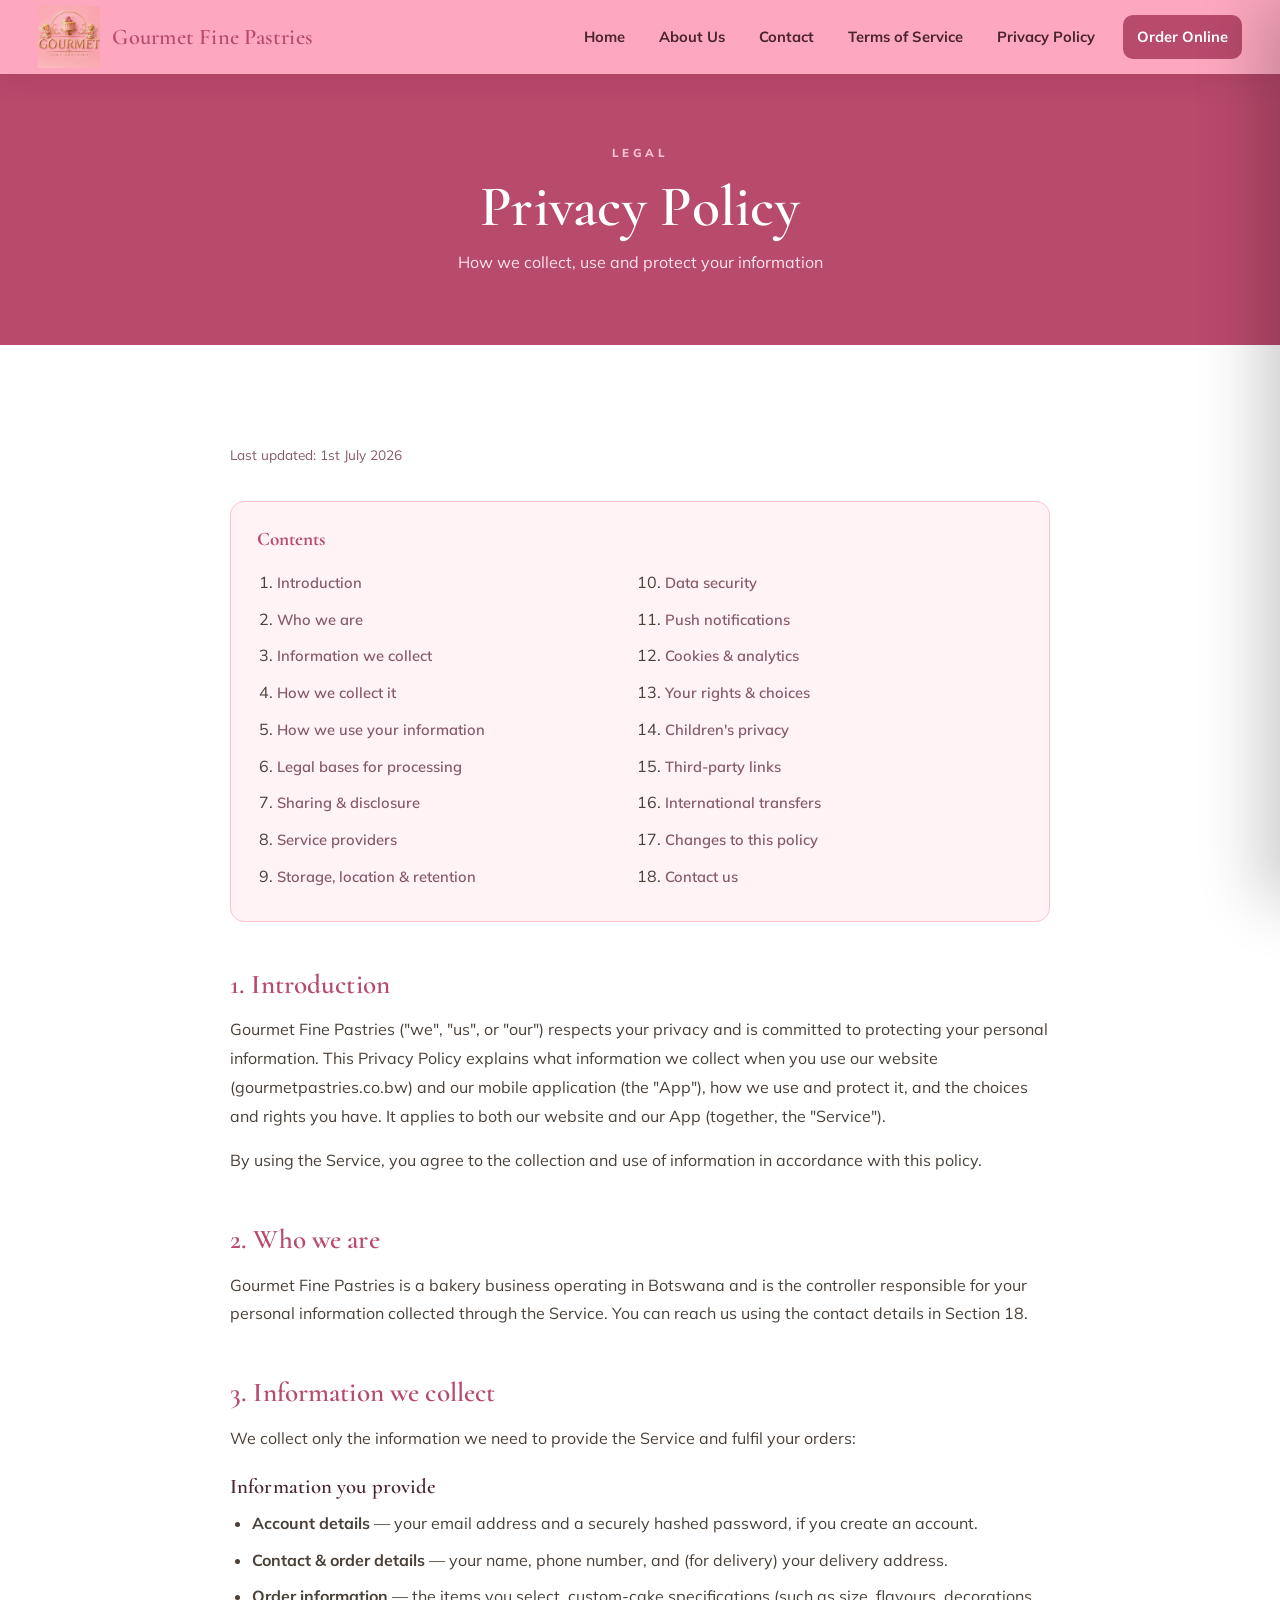
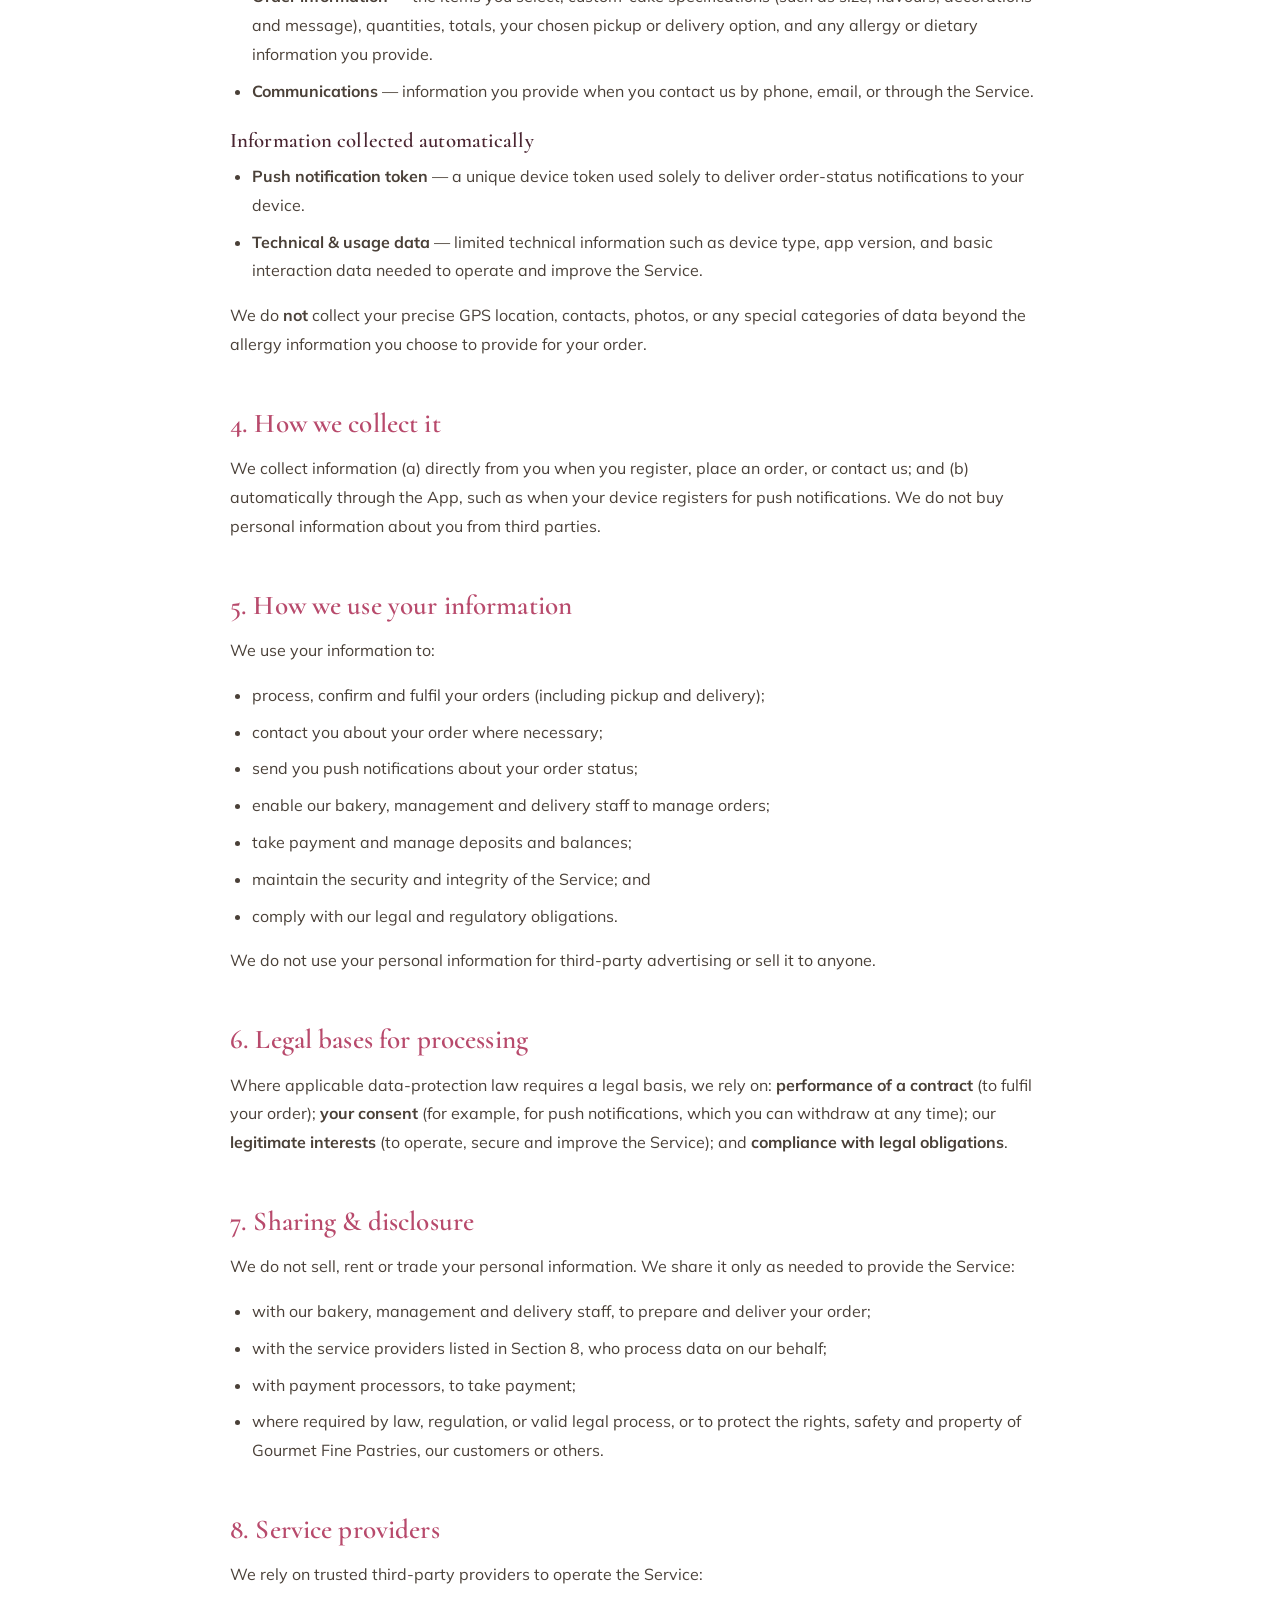
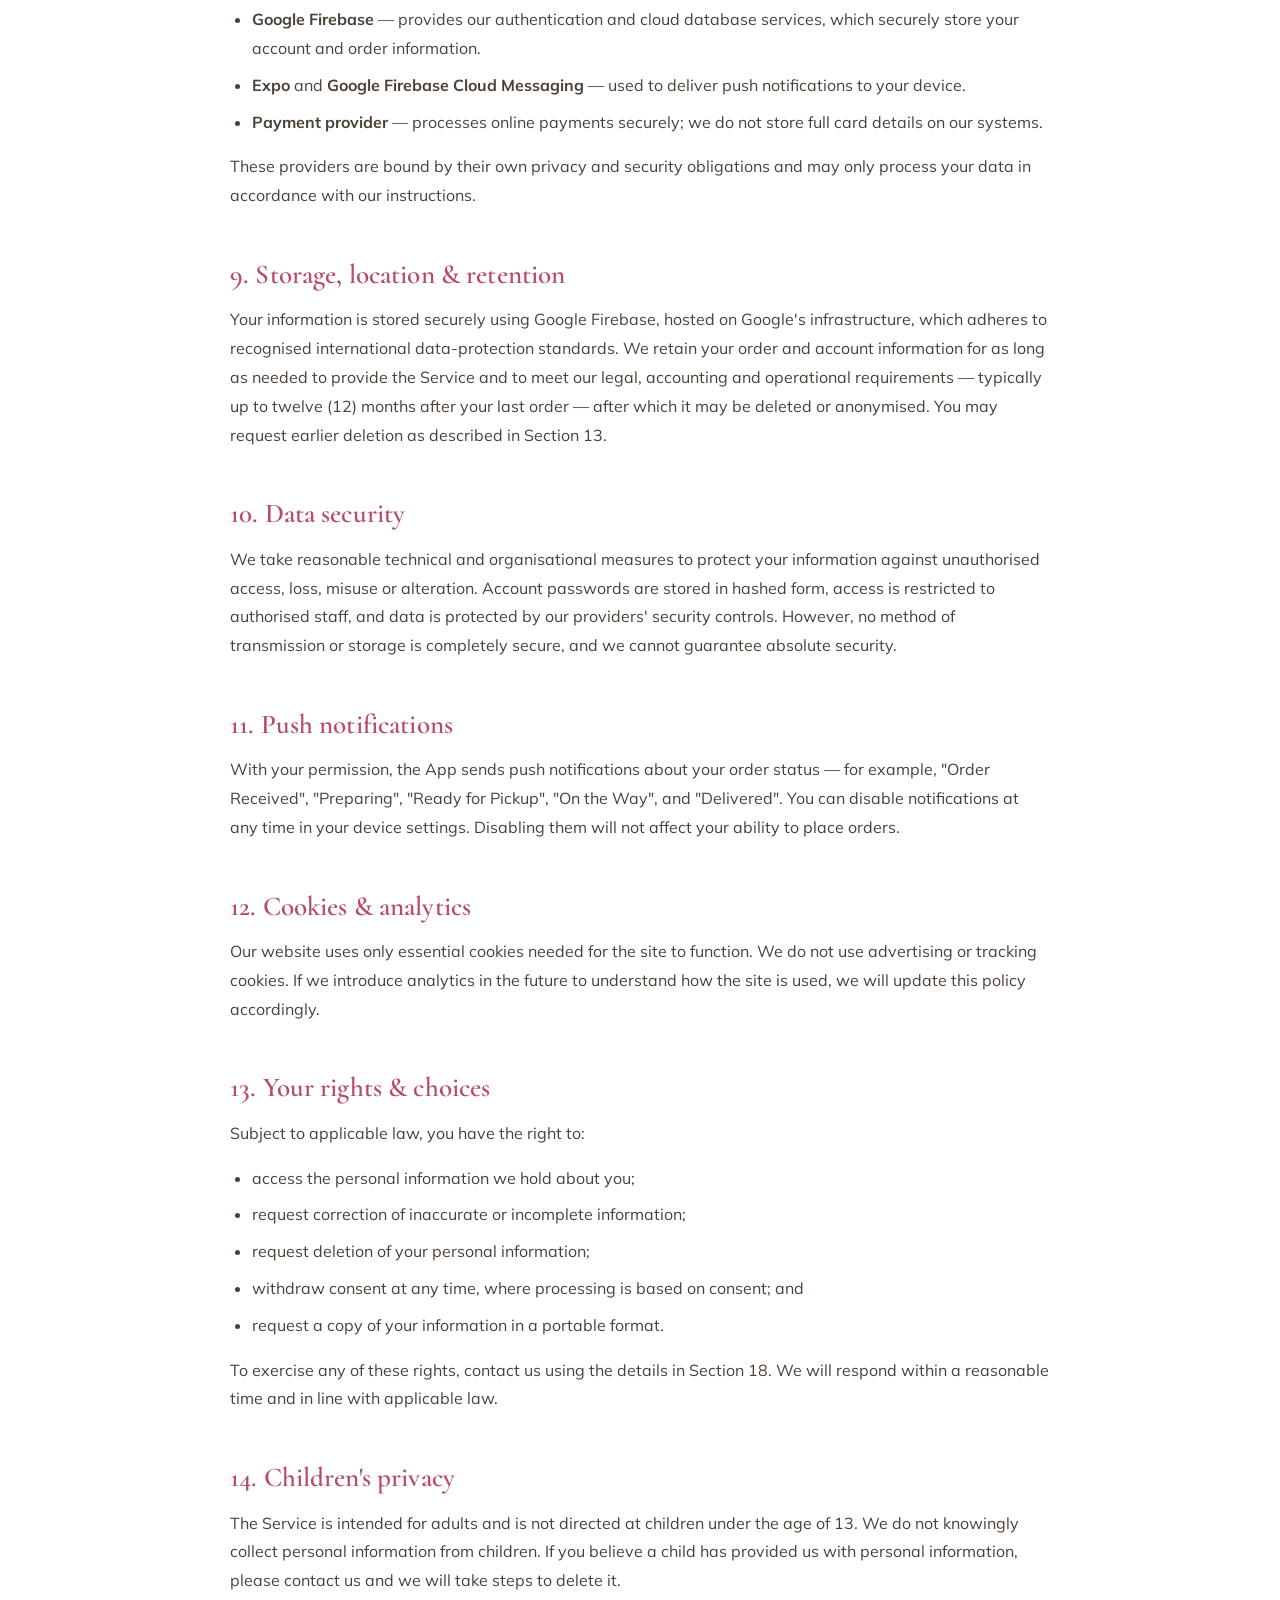
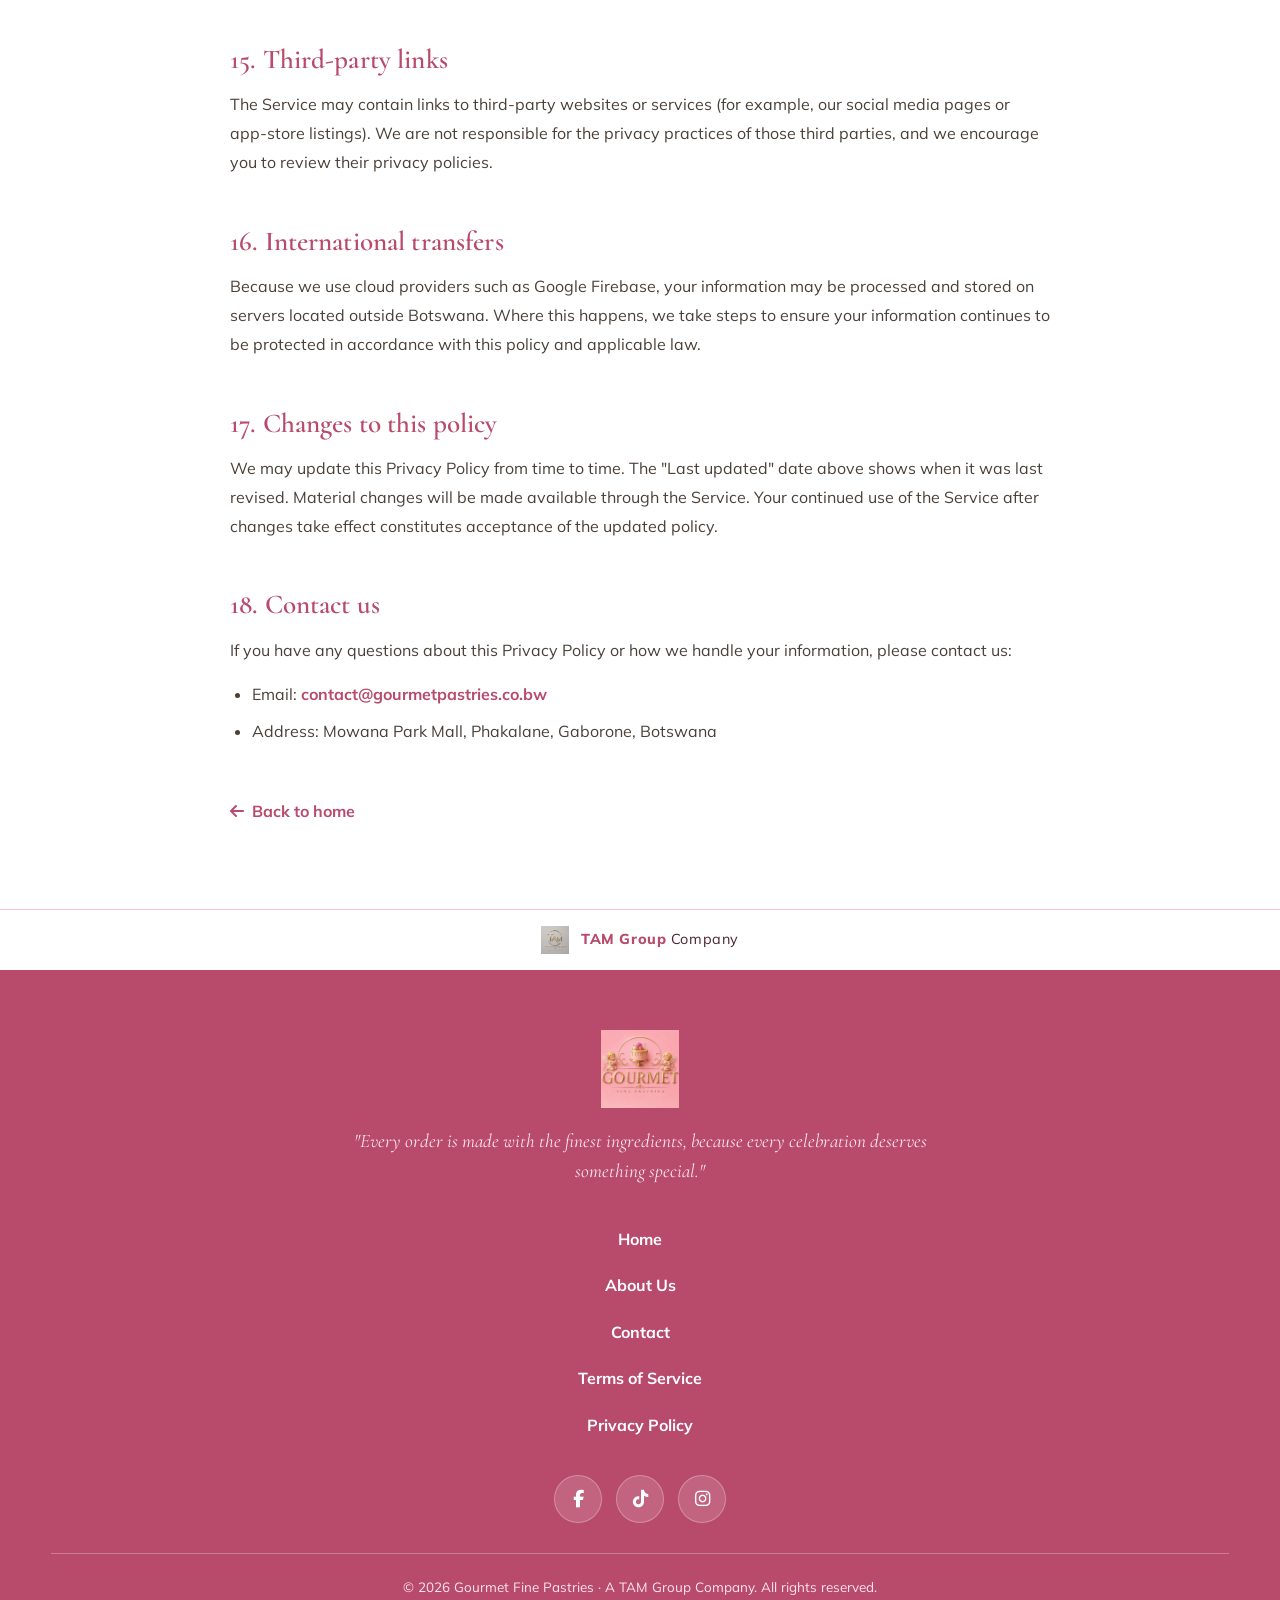
<file: privacy.html>
<!DOCTYPE html>
<html lang="en">
<head>
  <meta charset="UTF-8" />
  <meta name="viewport" content="width=device-width, initial-scale=1.0" />
  <title>Privacy Policy — Gourmet Fine Pastries</title>
  <meta name="description" content="How Gourmet Fine Pastries collects, uses, and protects your personal information across our website and mobile application." />
  <link rel="preconnect" href="https://fonts.googleapis.com">
  <link rel="preconnect" href="https://fonts.gstatic.com" crossorigin>
  <link href="https://fonts.googleapis.com/css2?family=Cormorant:ital,wght@0,400;0,500;0,600;0,700;1,500;1,600&family=Mulish:wght@400;600;700;800&display=swap" rel="stylesheet">
  <link rel="stylesheet" href="https://cdnjs.cloudflare.com/ajax/libs/font-awesome/6.5.2/css/all.min.css">
  <link rel="stylesheet" href="styles.css" />
  <link rel="icon" type="image/png" href="images/pink icon-.jpeg" />
</head>
<body id="top">

  <header class="site-header">
    <div class="header-inner">
      <a class="brand" href="index.html" aria-label="Gourmet Fine Pastries home">
        <img src="images/pink icon-.jpeg" alt="Gourmet Fine Pastries cake emblem" />
        <span class="brand-name">Gourmet <b>Fine Pastries</b></span>
      </a>
      <nav class="nav-desktop" aria-label="Primary">
        <a href="index.html#top">Home</a>
        <a href="index.html#about">About Us</a>
        <a href="index.html#find-us">Contact</a>
        <a href="terms.html">Terms of Service</a>
        <a href="privacy.html">Privacy Policy</a>
        <a class="btn-order" href="index.html#app">Order Online</a>
      </nav>
      <button class="menu-toggle" aria-label="Open menu" aria-controls="mobileMenu" aria-expanded="false">
        <span></span><span></span><span></span>
      </button>
    </div>
  </header>

  <div class="menu-overlay" id="menuOverlay"></div>
  <nav class="mobile-menu" id="mobileMenu" aria-label="Mobile">
    <a href="index.html#top"><i class="fa-solid fa-house"></i> Home</a>
    <hr>
    <a href="index.html#about"><i class="fa-solid fa-cake-candles"></i> About Us</a>
    <hr>
    <a href="index.html#find-us"><i class="fa-solid fa-location-dot"></i> Contact</a>
    <div class="mm-contact">
      <div><i class="fa-solid fa-envelope"></i> contact@gourmetpastries.co.bw</div>
    </div>
    <hr>
    <a href="terms.html"><i class="fa-solid fa-file-contract"></i> Terms of Service</a>
    <hr>
    <a href="privacy.html"><i class="fa-solid fa-shield-halved"></i> Privacy Policy</a>
  </nav>

  <section class="legal-hero">
    <span class="eyebrow">Legal</span>
    <h1>Privacy Policy</h1>
    <p>How we collect, use and protect your information</p>
  </section>

  <main class="legal">
    <div class="legal-wrap">
      <p class="updated">Last updated: 1st July 2026</p>

      <div class="legal-toc">
        <h4>Contents</h4>
        <ol>
          <li><a href="#p1">Introduction</a></li>
          <li><a href="#p2">Who we are</a></li>
          <li><a href="#p3">Information we collect</a></li>
          <li><a href="#p4">How we collect it</a></li>
          <li><a href="#p5">How we use your information</a></li>
          <li><a href="#p6">Legal bases for processing</a></li>
          <li><a href="#p7">Sharing &amp; disclosure</a></li>
          <li><a href="#p8">Service providers</a></li>
          <li><a href="#p9">Storage, location &amp; retention</a></li>
          <li><a href="#p10">Data security</a></li>
          <li><a href="#p11">Push notifications</a></li>
          <li><a href="#p12">Cookies &amp; analytics</a></li>
          <li><a href="#p13">Your rights &amp; choices</a></li>
          <li><a href="#p14">Children's privacy</a></li>
          <li><a href="#p15">Third-party links</a></li>
          <li><a href="#p16">International transfers</a></li>
          <li><a href="#p17">Changes to this policy</a></li>
          <li><a href="#p18">Contact us</a></li>
        </ol>
      </div>

      <h2 id="p1">1. Introduction</h2>
      <p>Gourmet Fine Pastries ("we", "us", or "our") respects your privacy and is committed to protecting your personal information. This Privacy Policy explains what information we collect when you use our website (gourmetpastries.co.bw) and our mobile application (the "App"), how we use and protect it, and the choices and rights you have. It applies to both our website and our App (together, the "Service").</p>
      <p>By using the Service, you agree to the collection and use of information in accordance with this policy.</p>

      <h2 id="p2">2. Who we are</h2>
      <p>Gourmet Fine Pastries is a bakery business operating in Botswana and is the controller responsible for your personal information collected through the Service. You can reach us using the contact details in Section 18.</p>

      <h2 id="p3">3. Information we collect</h2>
      <p>We collect only the information we need to provide the Service and fulfil your orders:</p>
      <h3>Information you provide</h3>
      <ul>
        <li><strong>Account details</strong> — your email address and a securely hashed password, if you create an account.</li>
        <li><strong>Contact &amp; order details</strong> — your name, phone number, and (for delivery) your delivery address.</li>
        <li><strong>Order information</strong> — the items you select, custom-cake specifications (such as size, flavours, decorations and message), quantities, totals, your chosen pickup or delivery option, and any allergy or dietary information you provide.</li>
        <li><strong>Communications</strong> — information you provide when you contact us by phone, email, or through the Service.</li>
      </ul>
      <h3>Information collected automatically</h3>
      <ul>
        <li><strong>Push notification token</strong> — a unique device token used solely to deliver order-status notifications to your device.</li>
        <li><strong>Technical &amp; usage data</strong> — limited technical information such as device type, app version, and basic interaction data needed to operate and improve the Service.</li>
      </ul>
      <p>We do <strong>not</strong> collect your precise GPS location, contacts, photos, or any special categories of data beyond the allergy information you choose to provide for your order.</p>

      <h2 id="p4">4. How we collect it</h2>
      <p>We collect information (a) directly from you when you register, place an order, or contact us; and (b) automatically through the App, such as when your device registers for push notifications. We do not buy personal information about you from third parties.</p>

      <h2 id="p5">5. How we use your information</h2>
      <p>We use your information to:</p>
      <ul>
        <li>process, confirm and fulfil your orders (including pickup and delivery);</li>
        <li>contact you about your order where necessary;</li>
        <li>send you push notifications about your order status;</li>
        <li>enable our bakery, management and delivery staff to manage orders;</li>
        <li>take payment and manage deposits and balances;</li>
        <li>maintain the security and integrity of the Service; and</li>
        <li>comply with our legal and regulatory obligations.</li>
      </ul>
      <p>We do not use your personal information for third-party advertising or sell it to anyone.</p>

      <h2 id="p6">6. Legal bases for processing</h2>
      <p>Where applicable data-protection law requires a legal basis, we rely on: <strong>performance of a contract</strong> (to fulfil your order); <strong>your consent</strong> (for example, for push notifications, which you can withdraw at any time); our <strong>legitimate interests</strong> (to operate, secure and improve the Service); and <strong>compliance with legal obligations</strong>.</p>

      <h2 id="p7">7. Sharing &amp; disclosure</h2>
      <p>We do not sell, rent or trade your personal information. We share it only as needed to provide the Service:</p>
      <ul>
        <li>with our bakery, management and delivery staff, to prepare and deliver your order;</li>
        <li>with the service providers listed in Section 8, who process data on our behalf;</li>
        <li>with payment processors, to take payment;</li>
        <li>where required by law, regulation, or valid legal process, or to protect the rights, safety and property of Gourmet Fine Pastries, our customers or others.</li>
      </ul>

      <h2 id="p8">8. Service providers</h2>
      <p>We rely on trusted third-party providers to operate the Service:</p>
      <ul>
        <li><strong>Google Firebase</strong> — provides our authentication and cloud database services, which securely store your account and order information.</li>
        <li><strong>Expo</strong> and <strong>Google Firebase Cloud Messaging</strong> — used to deliver push notifications to your device.</li>
        <li><strong>Payment provider</strong> — processes online payments securely; we do not store full card details on our systems.</li>
      </ul>
      <p>These providers are bound by their own privacy and security obligations and may only process your data in accordance with our instructions.</p>

      <h2 id="p9">9. Storage, location &amp; retention</h2>
      <p>Your information is stored securely using Google Firebase, hosted on Google's infrastructure, which adheres to recognised international data-protection standards. We retain your order and account information for as long as needed to provide the Service and to meet our legal, accounting and operational requirements — typically up to twelve (12) months after your last order — after which it may be deleted or anonymised. You may request earlier deletion as described in Section 13.</p>

      <h2 id="p10">10. Data security</h2>
      <p>We take reasonable technical and organisational measures to protect your information against unauthorised access, loss, misuse or alteration. Account passwords are stored in hashed form, access is restricted to authorised staff, and data is protected by our providers' security controls. However, no method of transmission or storage is completely secure, and we cannot guarantee absolute security.</p>

      <h2 id="p11">11. Push notifications</h2>
      <p>With your permission, the App sends push notifications about your order status — for example, "Order Received", "Preparing", "Ready for Pickup", "On the Way", and "Delivered". You can disable notifications at any time in your device settings. Disabling them will not affect your ability to place orders.</p>

      <h2 id="p12">12. Cookies &amp; analytics</h2>
      <p>Our website uses only essential cookies needed for the site to function. We do not use advertising or tracking cookies. If we introduce analytics in the future to understand how the site is used, we will update this policy accordingly.</p>

      <h2 id="p13">13. Your rights &amp; choices</h2>
      <p>Subject to applicable law, you have the right to:</p>
      <ul>
        <li>access the personal information we hold about you;</li>
        <li>request correction of inaccurate or incomplete information;</li>
        <li>request deletion of your personal information;</li>
        <li>withdraw consent at any time, where processing is based on consent; and</li>
        <li>request a copy of your information in a portable format.</li>
      </ul>
      <p>To exercise any of these rights, contact us using the details in Section 18. We will respond within a reasonable time and in line with applicable law.</p>

      <h2 id="p14">14. Children's privacy</h2>
      <p>The Service is intended for adults and is not directed at children under the age of 13. We do not knowingly collect personal information from children. If you believe a child has provided us with personal information, please contact us and we will take steps to delete it.</p>

      <h2 id="p15">15. Third-party links</h2>
      <p>The Service may contain links to third-party websites or services (for example, our social media pages or app-store listings). We are not responsible for the privacy practices of those third parties, and we encourage you to review their privacy policies.</p>

      <h2 id="p16">16. International transfers</h2>
      <p>Because we use cloud providers such as Google Firebase, your information may be processed and stored on servers located outside Botswana. Where this happens, we take steps to ensure your information continues to be protected in accordance with this policy and applicable law.</p>

      <h2 id="p17">17. Changes to this policy</h2>
      <p>We may update this Privacy Policy from time to time. The "Last updated" date above shows when it was last revised. Material changes will be made available through the Service. Your continued use of the Service after changes take effect constitutes acceptance of the updated policy.</p>

      <h2 id="p18">18. Contact us</h2>
      <p>If you have any questions about this Privacy Policy or how we handle your information, please contact us:</p>
      <ul>
        <li>Email: <a href="mailto:contact@gourmetastries.co.bw">contact@gourmetpastries.co.bw</a></li>
        <li>Address: Mowana Park Mall, Phakalane, Gaborone, Botswana</li>
      </ul>

      <a class="back-home" href="index.html"><i class="fa-solid fa-arrow-left"></i> Back to home</a>
    </div>
  </main>

  <div class="footer-thin">
    <img src="images/logo.png" alt="TAM Group logo">
    <span><b>TAM Group</b> Company</span>
  </div>

  <footer class="footer-main">
    <div class="wrap">
      <img class="f-logo" src="images/pink icon-.jpeg" alt="Gourmet Fine Pastries">
      <p class="footer-tag">"Every order is made with the finest ingredients, because every celebration deserves something special."</p>
      <nav class="footer-nav" aria-label="Footer">
        <a href="index.html#top">Home</a>
        <a href="index.html#about">About Us</a>
        <a href="index.html#find-us">Contact</a>
        <a href="terms.html">Terms of Service</a>
        <a href="privacy.html">Privacy Policy</a>
      </nav>
      <div class="footer-social">
        <a href="https://www.facebook.com/share/18hwcRU7Pr/" aria-label="Facebook"><i class="fa-brands fa-facebook-f"></i></a>
        <a href="https://www.tiktok.com/@gourmet.pastries?_r=1&_t=ZS-97j02wGgicj" aria-label="TikTok"><i class="fa-brands fa-tiktok"></i></a>
        <a href="https://www.instagram.com/gourmetpastries.bw?igsh=MW9kZmQ4cWo1bmpxdA==" aria-label="Instagram"><i class="fa-brands fa-instagram"></i></a>
      </div>
      <div class="footer-base">© <span id="year"></span> Gourmet Fine Pastries · A TAM Group Company. All rights reserved.</div>
    </div>
  </footer>
  <script>document.getElementById("year").textContent = new Date().getFullYear();</script>
  <script src="script.js"></script>
</body>
</html>
</file>
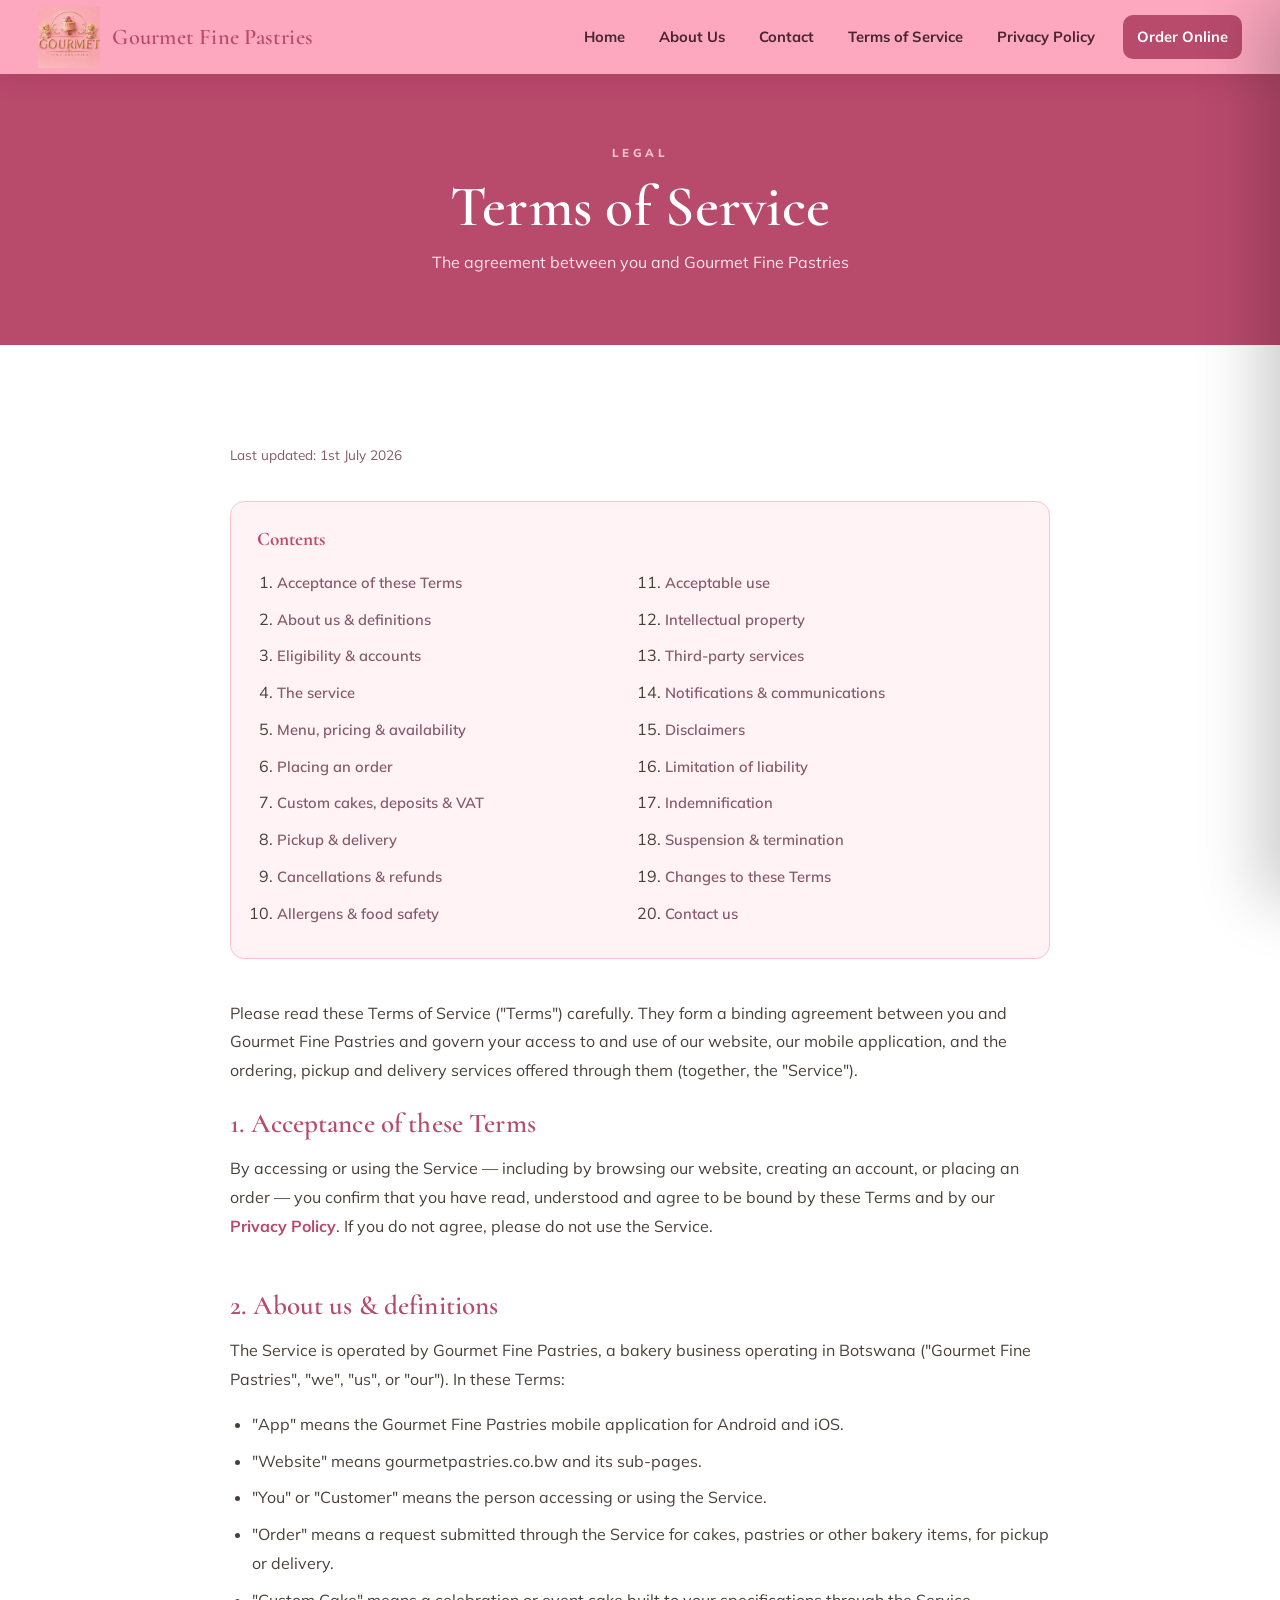
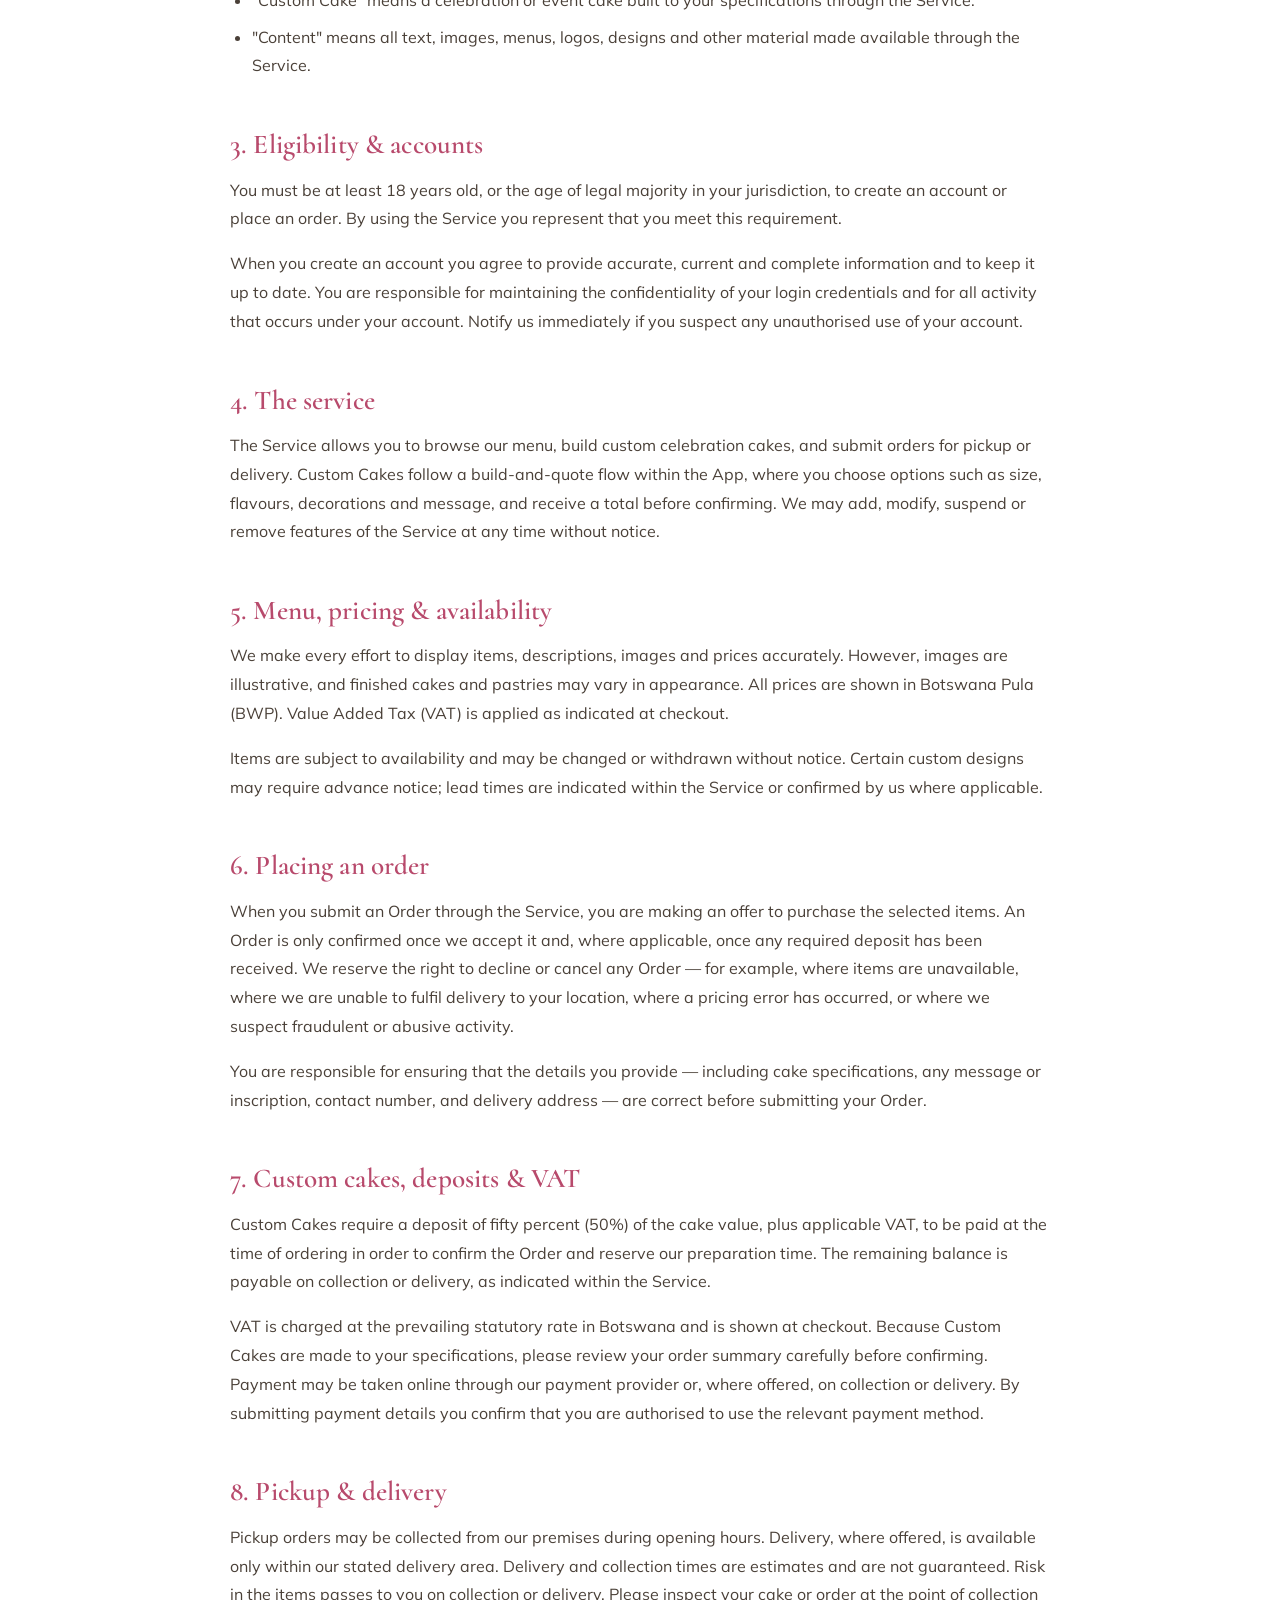
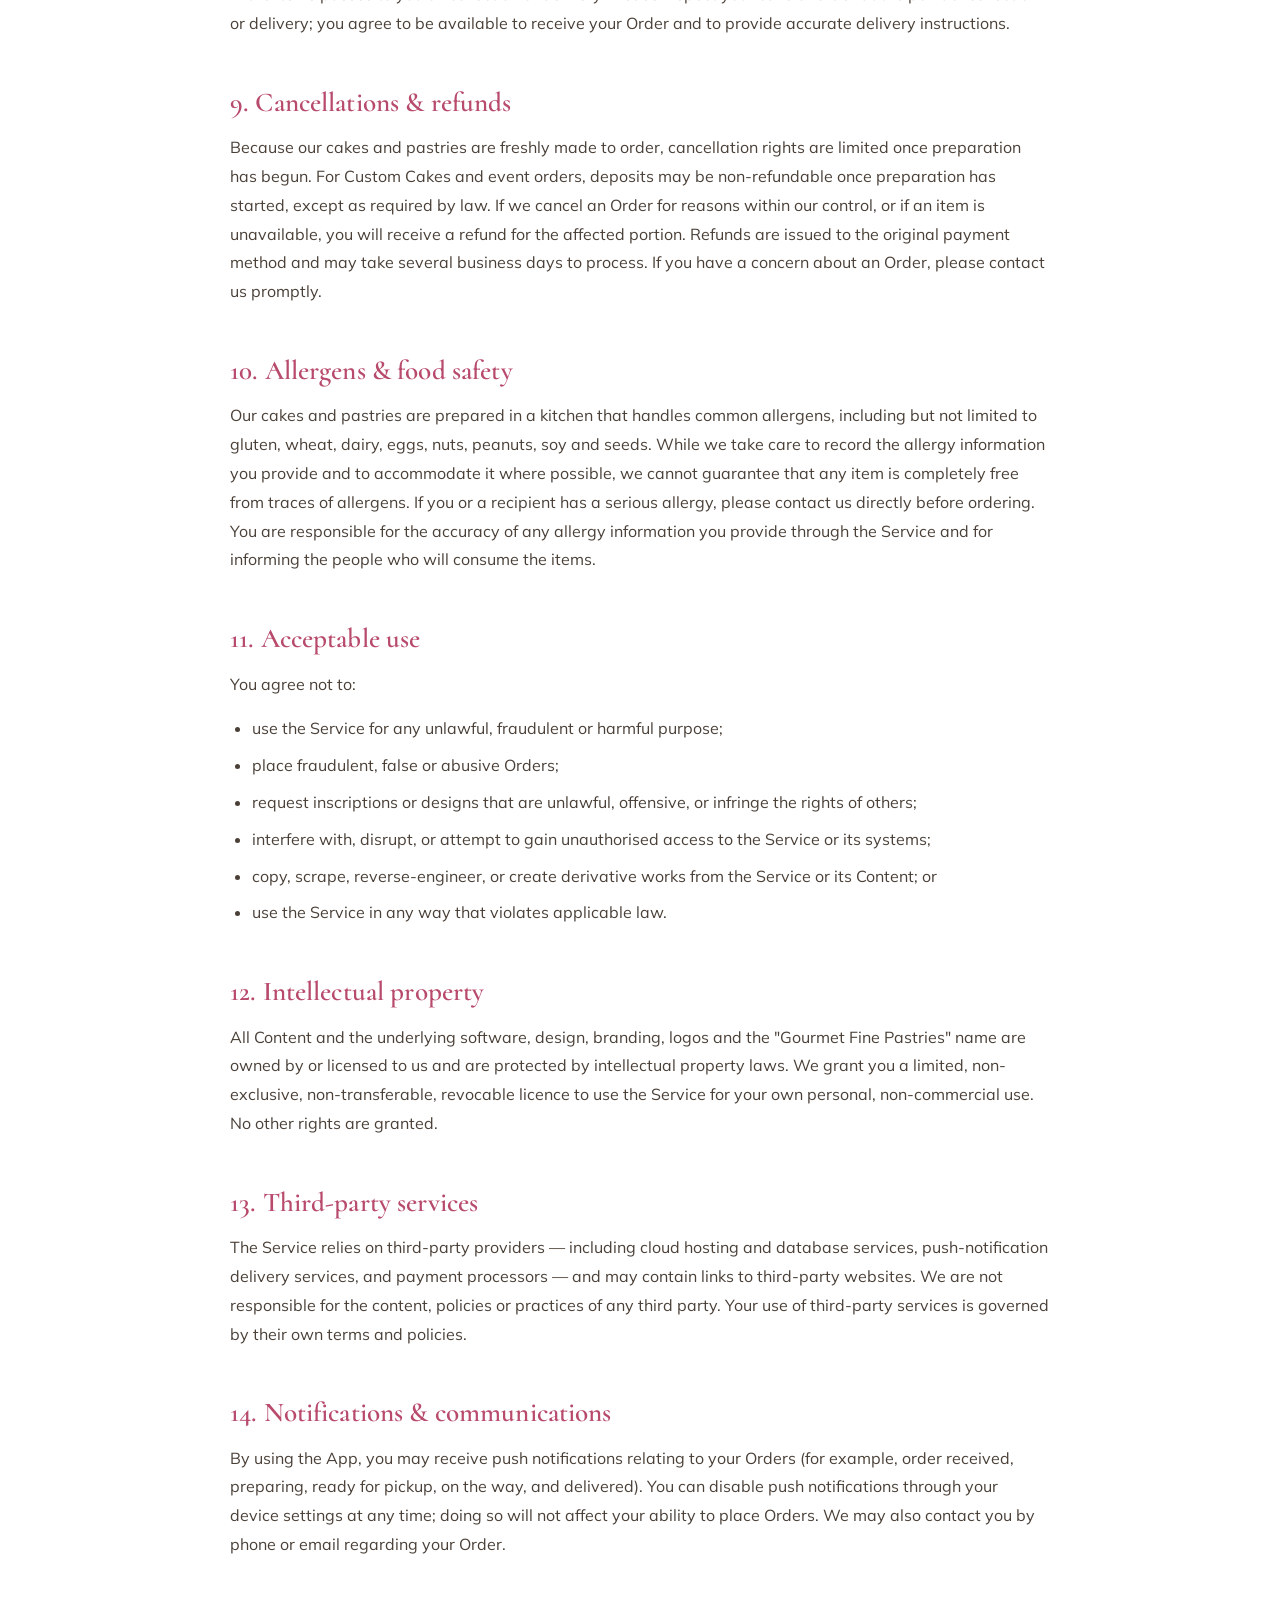
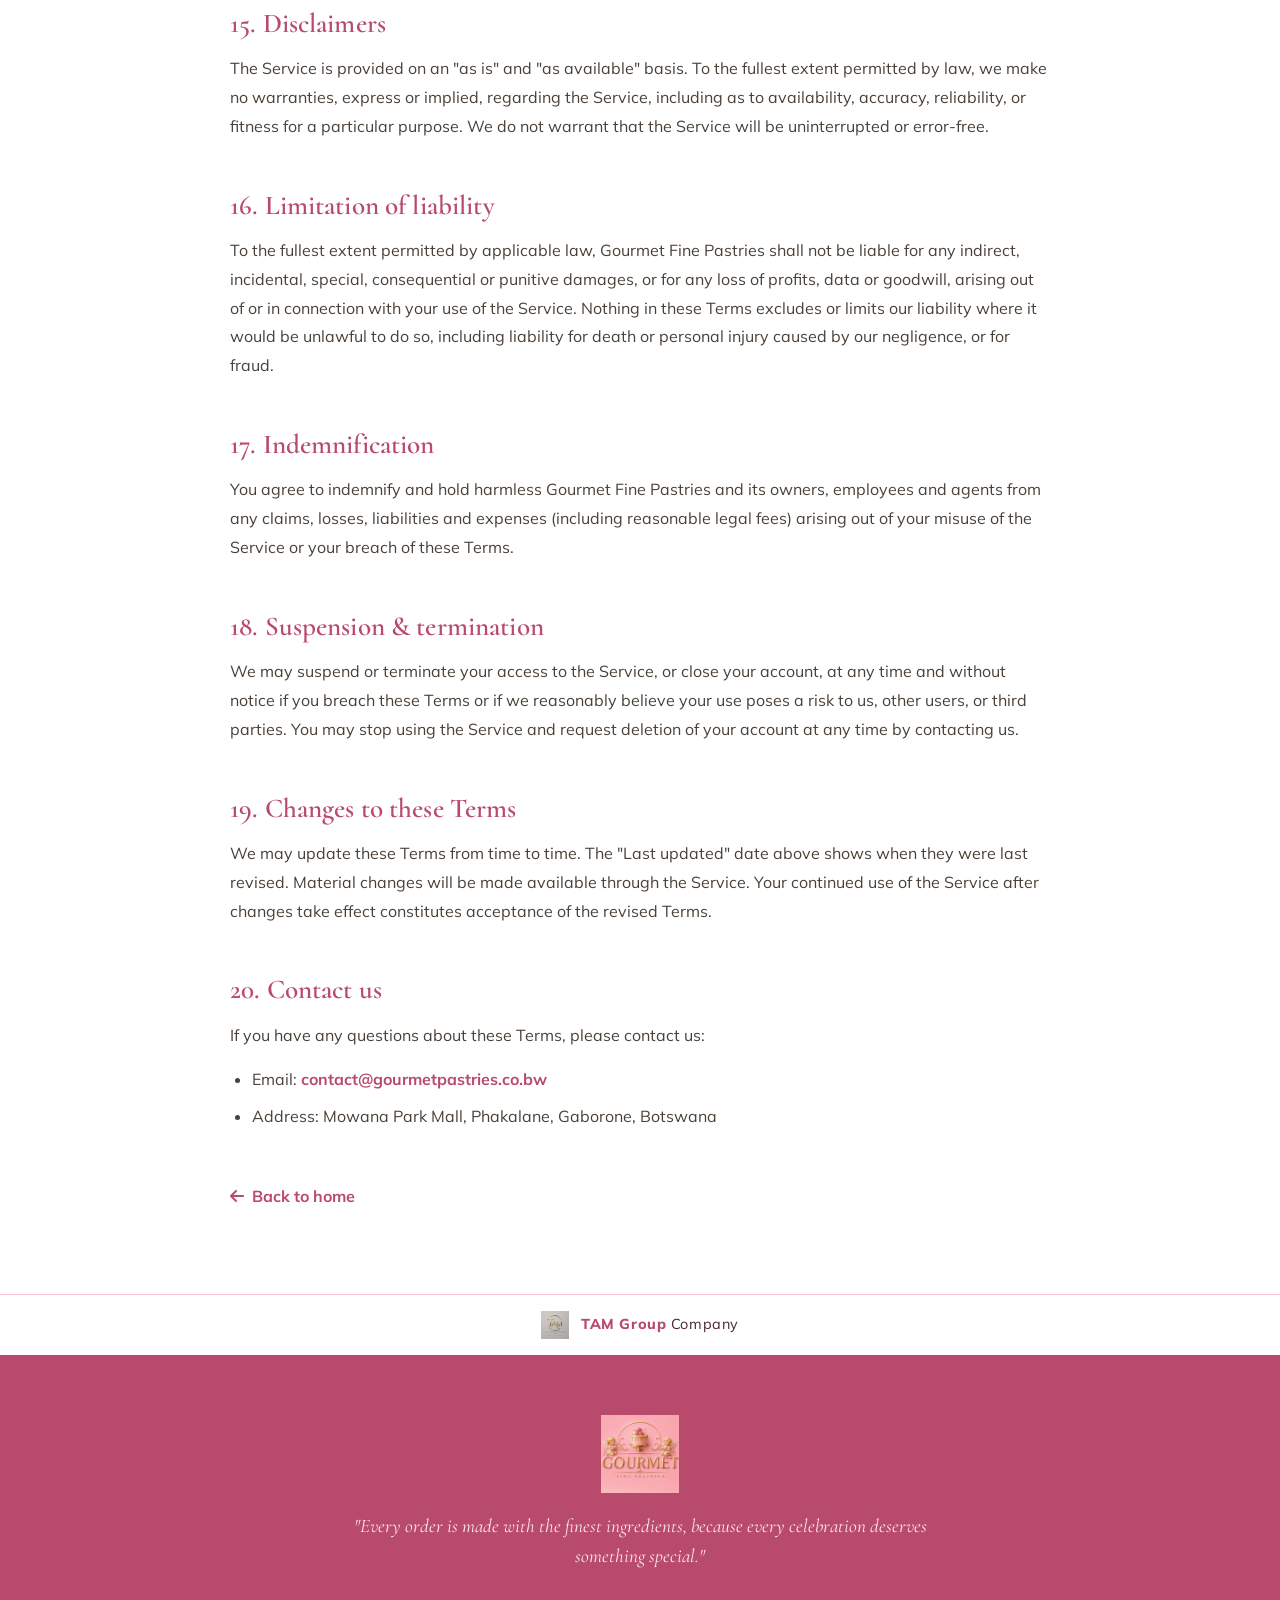
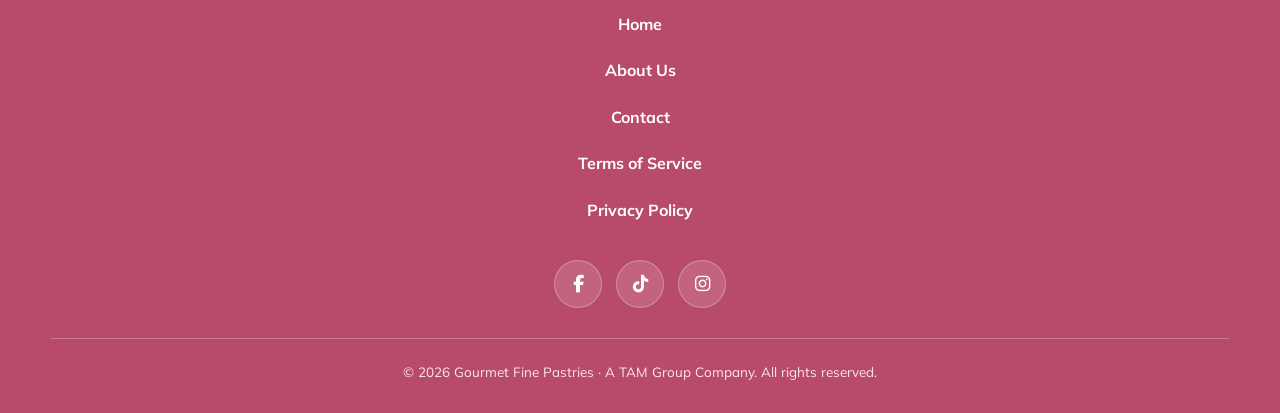
<file: terms.html>
<!DOCTYPE html>
<html lang="en">
<head>
  <meta charset="UTF-8" />
  <meta name="viewport" content="width=device-width, initial-scale=1.0" />
  <title>Terms of Service — Gourmet Fine Pastries</title>
  <meta name="description" content="The Terms of Service governing the use of the Gourmet Fine Pastries website and mobile application." />
  <link rel="preconnect" href="https://fonts.googleapis.com">
  <link rel="preconnect" href="https://fonts.gstatic.com" crossorigin>
  <link href="https://fonts.googleapis.com/css2?family=Cormorant:ital,wght@0,400;0,500;0,600;0,700;1,500;1,600&family=Mulish:wght@400;600;700;800&display=swap" rel="stylesheet">
  <link rel="stylesheet" href="https://cdnjs.cloudflare.com/ajax/libs/font-awesome/6.5.2/css/all.min.css">
  <link rel="stylesheet" href="styles.css" />
  <link rel="icon" type="image/png" href="images/pink icon-.jpeg" />
</head>
<body id="top">

  <header class="site-header">
    <div class="header-inner">
      <a class="brand" href="index.html" aria-label="Gourmet Fine Pastries home">
        <img src="images/pink icon-.jpeg" alt="Gourmet Fine Pastries cake emblem" />
        <span class="brand-name">Gourmet <b>Fine Pastries</b></span>
      </a>
      <nav class="nav-desktop" aria-label="Primary">
        <a href="index.html#top">Home</a>
        <a href="index.html#about">About Us</a>
        <a href="index.html#find-us">Contact</a>
        <a href="terms.html">Terms of Service</a>
        <a href="privacy.html">Privacy Policy</a>
        <a class="btn-order" href="index.html#app">Order Online</a>
      </nav>
      <button class="menu-toggle" aria-label="Open menu" aria-controls="mobileMenu" aria-expanded="false">
        <span></span><span></span><span></span>
      </button>
    </div>
  </header>

  <div class="menu-overlay" id="menuOverlay"></div>
  <nav class="mobile-menu" id="mobileMenu" aria-label="Mobile">
    <a href="index.html#top"><i class="fa-solid fa-house"></i> Home</a>
    <hr>
    <a href="index.html#about"><i class="fa-solid fa-cake-candles"></i> About Us</a>
    <hr>
    <a href="index.html#find-us"><i class="fa-solid fa-location-dot"></i> Contact</a>
    <div class="mm-contact">
      <div><i class="fa-solid fa-envelope"></i> contact@gourmetpastries.co.bw</div>
    </div>
    <hr>
    <a href="terms.html"><i class="fa-solid fa-file-contract"></i> Terms of Service</a>
    <hr>
    <a href="privacy.html"><i class="fa-solid fa-shield-halved"></i> Privacy Policy</a>
  </nav>

  <section class="legal-hero">
    <span class="eyebrow">Legal</span>
    <h1>Terms of Service</h1>
    <p>The agreement between you and Gourmet Fine Pastries</p>
  </section>

  <main class="legal">
    <div class="legal-wrap">
      <p class="updated">Last updated: 1st July 2026</p>

      <div class="legal-toc">
        <h4>Contents</h4>
        <ol>
          <li><a href="#s1">Acceptance of these Terms</a></li>
          <li><a href="#s2">About us &amp; definitions</a></li>
          <li><a href="#s3">Eligibility &amp; accounts</a></li>
          <li><a href="#s4">The service</a></li>
          <li><a href="#s5">Menu, pricing &amp; availability</a></li>
          <li><a href="#s6">Placing an order</a></li>
          <li><a href="#s7">Custom cakes, deposits &amp; VAT</a></li>
          <li><a href="#s8">Pickup &amp; delivery</a></li>
          <li><a href="#s9">Cancellations &amp; refunds</a></li>
          <li><a href="#s10">Allergens &amp; food safety</a></li>
          <li><a href="#s11">Acceptable use</a></li>
          <li><a href="#s12">Intellectual property</a></li>
          <li><a href="#s13">Third-party services</a></li>
          <li><a href="#s14">Notifications &amp; communications</a></li>
          <li><a href="#s15">Disclaimers</a></li>
          <li><a href="#s16">Limitation of liability</a></li>
          <li><a href="#s17">Indemnification</a></li>
          <li><a href="#s18">Suspension &amp; termination</a></li>
          <li><a href="#s19">Changes to these Terms</a></li>
          <li><a href="#s20">Contact us</a></li>
        </ol>
      </div>

      <p>Please read these Terms of Service ("Terms") carefully. They form a binding agreement between you and Gourmet Fine Pastries and govern your access to and use of our website, our mobile application, and the ordering, pickup and delivery services offered through them (together, the "Service").</p>

      <h2 id="s1">1. Acceptance of these Terms</h2>
      <p>By accessing or using the Service — including by browsing our website, creating an account, or placing an order — you confirm that you have read, understood and agree to be bound by these Terms and by our <a href="privacy.html">Privacy Policy</a>. If you do not agree, please do not use the Service.</p>

      <h2 id="s2">2. About us &amp; definitions</h2>
      <p>The Service is operated by Gourmet Fine Pastries, a bakery business operating in Botswana ("Gourmet Fine Pastries", "we", "us", or "our"). In these Terms:</p>
      <ul>
        <li>"App" means the Gourmet Fine Pastries mobile application for Android and iOS.</li>
        <li>"Website" means gourmetpastries.co.bw and its sub-pages.</li>
        <li>"You" or "Customer" means the person accessing or using the Service.</li>
        <li>"Order" means a request submitted through the Service for cakes, pastries or other bakery items, for pickup or delivery.</li>
        <li>"Custom Cake" means a celebration or event cake built to your specifications through the Service.</li>
        <li>"Content" means all text, images, menus, logos, designs and other material made available through the Service.</li>
      </ul>

      <h2 id="s3">3. Eligibility &amp; accounts</h2>
      <p>You must be at least 18 years old, or the age of legal majority in your jurisdiction, to create an account or place an order. By using the Service you represent that you meet this requirement.</p>
      <p>When you create an account you agree to provide accurate, current and complete information and to keep it up to date. You are responsible for maintaining the confidentiality of your login credentials and for all activity that occurs under your account. Notify us immediately if you suspect any unauthorised use of your account.</p>

      <h2 id="s4">4. The service</h2>
      <p>The Service allows you to browse our menu, build custom celebration cakes, and submit orders for pickup or delivery. Custom Cakes follow a build-and-quote flow within the App, where you choose options such as size, flavours, decorations and message, and receive a total before confirming. We may add, modify, suspend or remove features of the Service at any time without notice.</p>

      <h2 id="s5">5. Menu, pricing &amp; availability</h2>
      <p>We make every effort to display items, descriptions, images and prices accurately. However, images are illustrative, and finished cakes and pastries may vary in appearance. All prices are shown in Botswana Pula (BWP). Value Added Tax (VAT) is applied as indicated at checkout.</p>
      <p>Items are subject to availability and may be changed or withdrawn without notice. Certain custom designs may require advance notice; lead times are indicated within the Service or confirmed by us where applicable.</p>

      <h2 id="s6">6. Placing an order</h2>
      <p>When you submit an Order through the Service, you are making an offer to purchase the selected items. An Order is only confirmed once we accept it and, where applicable, once any required deposit has been received. We reserve the right to decline or cancel any Order — for example, where items are unavailable, where we are unable to fulfil delivery to your location, where a pricing error has occurred, or where we suspect fraudulent or abusive activity.</p>
      <p>You are responsible for ensuring that the details you provide — including cake specifications, any message or inscription, contact number, and delivery address — are correct before submitting your Order.</p>

      <h2 id="s7">7. Custom cakes, deposits &amp; VAT</h2>
      <p>Custom Cakes require a deposit of fifty percent (50%) of the cake value, plus applicable VAT, to be paid at the time of ordering in order to confirm the Order and reserve our preparation time. The remaining balance is payable on collection or delivery, as indicated within the Service.</p>
      <p>VAT is charged at the prevailing statutory rate in Botswana and is shown at checkout. Because Custom Cakes are made to your specifications, please review your order summary carefully before confirming. Payment may be taken online through our payment provider or, where offered, on collection or delivery. By submitting payment details you confirm that you are authorised to use the relevant payment method.</p>

      <h2 id="s8">8. Pickup &amp; delivery</h2>
      <p>Pickup orders may be collected from our premises during opening hours. Delivery, where offered, is available only within our stated delivery area. Delivery and collection times are estimates and are not guaranteed. Risk in the items passes to you on collection or delivery. Please inspect your cake or order at the point of collection or delivery; you agree to be available to receive your Order and to provide accurate delivery instructions.</p>

      <h2 id="s9">9. Cancellations &amp; refunds</h2>
      <p>Because our cakes and pastries are freshly made to order, cancellation rights are limited once preparation has begun. For Custom Cakes and event orders, deposits may be non-refundable once preparation has started, except as required by law. If we cancel an Order for reasons within our control, or if an item is unavailable, you will receive a refund for the affected portion. Refunds are issued to the original payment method and may take several business days to process. If you have a concern about an Order, please contact us promptly.</p>

      <h2 id="s10">10. Allergens &amp; food safety</h2>
      <p>Our cakes and pastries are prepared in a kitchen that handles common allergens, including but not limited to gluten, wheat, dairy, eggs, nuts, peanuts, soy and seeds. While we take care to record the allergy information you provide and to accommodate it where possible, we cannot guarantee that any item is completely free from traces of allergens. If you or a recipient has a serious allergy, please contact us directly before ordering. You are responsible for the accuracy of any allergy information you provide through the Service and for informing the people who will consume the items.</p>

      <h2 id="s11">11. Acceptable use</h2>
      <p>You agree not to:</p>
      <ul>
        <li>use the Service for any unlawful, fraudulent or harmful purpose;</li>
        <li>place fraudulent, false or abusive Orders;</li>
        <li>request inscriptions or designs that are unlawful, offensive, or infringe the rights of others;</li>
        <li>interfere with, disrupt, or attempt to gain unauthorised access to the Service or its systems;</li>
        <li>copy, scrape, reverse-engineer, or create derivative works from the Service or its Content; or</li>
        <li>use the Service in any way that violates applicable law.</li>
      </ul>

      <h2 id="s12">12. Intellectual property</h2>
      <p>All Content and the underlying software, design, branding, logos and the "Gourmet Fine Pastries" name are owned by or licensed to us and are protected by intellectual property laws. We grant you a limited, non-exclusive, non-transferable, revocable licence to use the Service for your own personal, non-commercial use. No other rights are granted.</p>

      <h2 id="s13">13. Third-party services</h2>
      <p>The Service relies on third-party providers — including cloud hosting and database services, push-notification delivery services, and payment processors — and may contain links to third-party websites. We are not responsible for the content, policies or practices of any third party. Your use of third-party services is governed by their own terms and policies.</p>

      <h2 id="s14">14. Notifications &amp; communications</h2>
      <p>By using the App, you may receive push notifications relating to your Orders (for example, order received, preparing, ready for pickup, on the way, and delivered). You can disable push notifications through your device settings at any time; doing so will not affect your ability to place Orders. We may also contact you by phone or email regarding your Order.</p>

      <h2 id="s15">15. Disclaimers</h2>
      <p>The Service is provided on an "as is" and "as available" basis. To the fullest extent permitted by law, we make no warranties, express or implied, regarding the Service, including as to availability, accuracy, reliability, or fitness for a particular purpose. We do not warrant that the Service will be uninterrupted or error-free.</p>

      <h2 id="s16">16. Limitation of liability</h2>
      <p>To the fullest extent permitted by applicable law, Gourmet Fine Pastries shall not be liable for any indirect, incidental, special, consequential or punitive damages, or for any loss of profits, data or goodwill, arising out of or in connection with your use of the Service. Nothing in these Terms excludes or limits our liability where it would be unlawful to do so, including liability for death or personal injury caused by our negligence, or for fraud.</p>

      <h2 id="s17">17. Indemnification</h2>
      <p>You agree to indemnify and hold harmless Gourmet Fine Pastries and its owners, employees and agents from any claims, losses, liabilities and expenses (including reasonable legal fees) arising out of your misuse of the Service or your breach of these Terms.</p>

      <h2 id="s18">18. Suspension &amp; termination</h2>
      <p>We may suspend or terminate your access to the Service, or close your account, at any time and without notice if you breach these Terms or if we reasonably believe your use poses a risk to us, other users, or third parties. You may stop using the Service and request deletion of your account at any time by contacting us.</p>

      <h2 id="s19">19. Changes to these Terms</h2>
      <p>We may update these Terms from time to time. The "Last updated" date above shows when they were last revised. Material changes will be made available through the Service. Your continued use of the Service after changes take effect constitutes acceptance of the revised Terms.</p>

      <h2 id="s21">20. Contact us</h2>
      <p>If you have any questions about these Terms, please contact us:</p>
      <ul>
        <li>Email: <a href="mailto:gourmetpastries.bw@gmail.com">contact@gourmetpastries.co.bw</a></li>
        <li>Address: Mowana Park Mall, Phakalane, Gaborone, Botswana</li>
      </ul>

      <a class="back-home" href="index.html"><i class="fa-solid fa-arrow-left"></i> Back to home</a>
    </div>
  </main>

  <div class="footer-thin">
    <img src="images/logo.png" alt="TAM Group logo">
    <span><b>TAM Group</b> Company</span>
  </div>

  <footer class="footer-main">
    <div class="wrap">
      <img class="f-logo" src="images/pink icon-.jpeg" alt="Gourmet Fine Pastries">
      <p class="footer-tag">"Every order is made with the finest ingredients, because every celebration deserves something special."</p>
      <nav class="footer-nav" aria-label="Footer">
        <a href="index.html#top">Home</a>
        <a href="index.html#about">About Us</a>
        <a href="index.html#find-us">Contact</a>
        <a href="terms.html">Terms of Service</a>
        <a href="privacy.html">Privacy Policy</a>
      </nav>
      <div class="footer-social">
        <a href="https://www.facebook.com/share/18hwcRU7Pr/" aria-label="Facebook"><i class="fa-brands fa-facebook-f"></i></a>
        <a href="https://www.tiktok.com/@gourmet.pastries?_r=1&_t=ZS-97j02wGgicj" aria-label="TikTok"><i class="fa-brands fa-tiktok"></i></a>
        <a href="https://www.instagram.com/gourmetpastries.bw?igsh=MW9kZmQ4cWo1bmpxdA==" aria-label="Instagram"><i class="fa-brands fa-instagram"></i></a>
      </div>
      <div class="footer-base">© <span id="year"></span> Gourmet Fine Pastries · A TAM Group Company. All rights reserved.</div>
    </div>
  </footer>

  <script>document.getElementById("year").textContent = new Date().getFullYear();</script>
  <script src="script.js"></script>
</body>
</html>
</file>
<file: styles.css>
/* =====================================================================
   GOURMET FINE PASTRIES  —  shared styles
   Palette : white + pink  (#FBBCAC peach · #FDA8BF brand · #FDC3D1 light)
   Display : Cormorant    Body : Mulish
   Signature: piped pearls (a classic cake-decoration detail)
   ===================================================================== */

:root{
  --pink:       #FDA8BF;   /* brand pink — header, menu, footers */
  --pink-soft:  #FDC3D1;   /* light pink — cards / panels */
  --peach:      #FBBCAC;   /* peach — gradients / accents */
  --pink-wash:  #FFF3F6;   /* near-white pink — section washes */
  --pink-deep:  #B84A6C;   /* deeper pink for text/headings on white (legibility) */
  --white:      #ffffff;
  --ink:        #4A2531;   /* main text */
  --ink-soft:   #86596a;   /* secondary text */
  --line:       rgba(74,37,49,.14);

  --maxw: 1180px;
  --radius: 18px;
  --shadow:    0 18px 50px rgba(110,34,56,.14);
  --shadow-sm: 0 8px 24px rgba(110,34,56,.09);
  --ease: cubic-bezier(.22,.61,.36,1);
}

*{ box-sizing:border-box; }
html{ scroll-behavior:smooth; }
body{
  margin:0;
  font-family:"Mulish", system-ui, -apple-system, "Segoe UI", sans-serif;
  color:var(--ink);
  background:var(--white);
  line-height:1.65;
  -webkit-font-smoothing:antialiased;
  overflow-x:hidden;
}
img{ display:block; max-width:100%; }
a{ color:inherit; text-decoration:none; }
h1,h2,h3{ font-family:"Cormorant", Georgia, serif; font-weight:600; line-height:1.08; margin:0; letter-spacing:.005em; }

.wrap{ width:min(var(--maxw), 92%); margin-inline:auto; }
.eyebrow{
  font-family:"Mulish"; font-weight:800; letter-spacing:.3em;
  text-transform:uppercase; font-size:.72rem; color:var(--pink-deep);
}

/* ---------- Pearl divider (signature) ---------- */
.pearl-divider{ display:flex; align-items:center; gap:12px; justify-content:center; margin:0 auto 26px; }
.pearl-divider .rule{ height:2px; width:min(110px,16vw); background:linear-gradient(90deg,transparent,var(--pink)); }
.pearl-divider .rule.right{ background:linear-gradient(90deg,var(--pink),transparent); }
.pearl{
  width:18px; height:18px; flex:none; border-radius:50%;
  background:radial-gradient(circle at 38% 30%, #fff 0 16%, var(--peach) 42%, var(--pink-deep) 100%);
  box-shadow:0 0 0 5px rgba(184,74,108,.14);
}
.pearl.sm{ width:10px; height:10px; box-shadow:0 0 0 3px rgba(184,74,108,.12); }

/* =====================================================================
   HEADER
   ===================================================================== */
.site-header{
  position:sticky; top:0; z-index:60;
  background:var(--pink);
  color:var(--ink);
  box-shadow:0 6px 24px rgba(110,34,56,.16);
}
.header-inner{
  display:flex; align-items:center; justify-content:space-between;
  width:100%; margin:0;
  height:74px; padding:0 clamp(18px,3vw,40px);
}
.brand{ display:flex; align-items:center; gap:12px; padding-left:0; }
.brand img{ height:62px; width:62px; }
.brand-name{ font-family:"Cormorant", serif; font-weight:600; font-size:1.4rem; color:var(--pink-deep); letter-spacing:.01em; }
.brand-name b{ color:var(--pink-deep); font-weight:600; }

.nav-desktop{ display:flex; align-items:center; gap:6px; }
.nav-desktop a{
  position:relative; padding:10px 14px; font-weight:700; font-size:.92rem;
  color:var(--ink); border-radius:10px; transition:color .25s var(--ease);
}
.nav-desktop a::after{
  content:""; position:absolute; left:14px; right:14px; bottom:6px; height:2px;
  background:var(--pink-deep); transform:scaleX(0); transform-origin:left;
  transition:transform .3s var(--ease);
}
.nav-desktop a:hover{ color:var(--pink-deep); }
.nav-desktop a:hover::after{ transform:scaleX(1); }
.nav-desktop a.btn-order{ background:var(--pink-deep); color:#fff; margin-left:8px; }
.nav-desktop a.btn-order::after{ display:none; }
.nav-desktop a.btn-order:hover{ background:var(--white); color:var(--pink-deep); }

.menu-toggle{
  display:none; flex-direction:column; gap:5px; cursor:pointer;
  background:transparent; border:0; padding:10px; border-radius:10px;
}
.menu-toggle span{ width:26px; height:3px; border-radius:3px; background:var(--pink-deep); transition:.3s var(--ease); }
.menu-toggle.open span:nth-child(1){ transform:translateY(8px) rotate(45deg); }
.menu-toggle.open span:nth-child(2){ opacity:0; }
.menu-toggle.open span:nth-child(3){ transform:translateY(-8px) rotate(-45deg); }

.mobile-menu{
  position:fixed; top:0; right:0; height:100dvh; width:min(330px,86vw);
  background:var(--pink); color:var(--ink); z-index:70;
  transform:translateX(100%); transition:transform .4s var(--ease);
  padding:90px 26px 30px; box-shadow:-20px 0 60px rgba(0,0,0,.2);
  display:flex; flex-direction:column;
}
.mobile-menu.open{ transform:translateX(0); }
.mobile-menu a{
  display:flex; align-items:center; gap:12px;
  padding:16px 6px; font-weight:700; font-size:1.04rem; color:var(--ink);
  transition:color .2s var(--ease), padding-left .25s var(--ease);
}
.mobile-menu a i{ color:var(--pink-deep); width:22px; text-align:center; }
.mobile-menu a:hover{ color:var(--pink-deep); padding-left:14px; }
.mobile-menu hr{ border:0; border-top:1px solid var(--line); margin:0; }
.mm-contact{ font-size:.86rem; padding:4px 6px 14px; line-height:1.9; }
.mm-contact div{ display:flex; align-items:center; gap:10px; color:var(--ink); }
.mm-contact i{ color:var(--pink-deep); width:20px; }
.menu-overlay{
  position:fixed; inset:0; background:rgba(74,37,49,.45); z-index:65;
  opacity:0; visibility:hidden; transition:.35s var(--ease);
}
.menu-overlay.open{ opacity:1; visibility:visible; }

/* =====================================================================
   HERO
   ===================================================================== */
.hero{ position:relative; min-height:min(86vh,720px); display:grid; place-items:center; overflow:hidden; background:linear-gradient(160deg, var(--pink-soft) 0%, var(--pink) 55%, var(--peach) 100%); }
.hero-img{ display:none; }
/* object-position Y: lower % (e.g. 20%) crops MORE off the bottom, 50% = centered */
.hero::after{ content:none; }
.hero-content{ position:relative; z-index:2; text-align:center; color:var(--ink); padding:40px 20px; max-width:860px; }
.hero-content .eyebrow{ display:inline-block; margin-bottom:18px; color:var(--pink-deep); }
.hero h1{
  font-size:clamp(2.6rem, 6.2vw, 4.9rem); color:var(--ink);
  margin-bottom:18px;
}
.hero h1 .em{ color:var(--pink-deep); font-style:italic; }
.hero p{ font-size:clamp(1rem,1.6vw,1.22rem); max-width:620px; margin:0 auto 30px; color:var(--ink-soft); }
.hero .cta-row{ display:flex; gap:14px; justify-content:center; flex-wrap:wrap; }
.btn{
  display:inline-flex; align-items:center; gap:10px; cursor:pointer;
  padding:14px 26px; border-radius:999px; font-weight:800; font-size:.96rem;
  border:2px solid transparent; transition:transform .25s var(--ease), background .25s var(--ease), color .25s var(--ease);
}
.btn:hover{ transform:translateY(-3px); }
.btn-accent{ background:var(--pink-deep); color:#fff; }
.btn-accent:hover{ background:var(--white); color:var(--pink-deep); }
.btn-ghost{ border-color:var(--pink-deep); color:var(--pink-deep); }
.btn-ghost:hover{ background:#fff; color:var(--pink-deep); }

.scroll-cue{ position:absolute; bottom:22px; left:50%; transform:translateX(-50%); z-index:2; color:var(--pink-deep); animation:bob 2s var(--ease) infinite; }
@keyframes bob{ 0%,100%{ transform:translate(-50%,0);} 50%{ transform:translate(-50%,10px);} }

/* =====================================================================
   SECTION SHELL
   ===================================================================== */
.section{ padding:clamp(64px,9vw,110px) 0; }
.section-head{ text-align:center; max-width:780px; margin:0 auto 46px; }
.section-head h2{ font-size:clamp(2.1rem,4.4vw,3.2rem); color:var(--pink-deep); margin-bottom:10px; }
.section-head p{ color:var(--ink-soft); font-size:1.05rem; }

/* ---------- About / Story ---------- */
.about{ background:
   radial-gradient(1200px 480px at 80% -10%, var(--pink-wash), transparent 60%),
   var(--white); }
.about-grid{ max-width:880px; margin:0 auto; }
.about-grid p{ font-size:1.12rem; color:var(--ink-soft); margin:0 0 22px; }
.about-grid p strong{ color:var(--pink-deep); font-weight:800; }
.about-list{ list-style:none; padding:0; margin:0 0 30px; display:grid; gap:16px; }
.about-list li{
  position:relative; padding:18px 20px 18px 56px; background:var(--pink-wash);
  border-radius:14px; box-shadow:var(--shadow-sm); font-size:1.02rem; color:var(--ink-soft);
}
.about-list li::before{
  content:""; position:absolute; left:20px; top:50%; transform:translateY(-50%);
  width:16px; height:16px; border-radius:50%;
  background:radial-gradient(circle at 38% 30%, #fff 0 16%, var(--peach) 42%, var(--pink-deep) 100%);
  box-shadow:0 0 0 4px rgba(184,74,108,.14);
}
.pull-quote{
  text-align:center; margin:10px auto 0; max-width:780px;
  font-family:"Cormorant", serif; font-style:italic; font-size:clamp(1.4rem,2.8vw,1.9rem);
  color:var(--pink-deep); line-height:1.5; position:relative; padding:30px 20px 0;
}
.pull-quote::before{
  content:"\201C"; font-family:"Cormorant",serif; font-size:4.5rem; color:var(--peach);
  display:block; line-height:.4; margin-bottom:18px;
}

/* =====================================================================
   GALLERY / SLIDESHOW
   ===================================================================== */
.gallery{ background:linear-gradient(180deg, var(--white) 0%, var(--pink-wash) 100%); }
.slideshow{
  position:relative; width:min(560px,90vw); aspect-ratio:1/1; margin:0 auto;
  border-radius:24px; overflow:hidden; box-shadow:var(--shadow);
  border:6px solid var(--white);
}
.slides{ position:absolute; inset:0; }
.slide{ position:absolute; inset:0; opacity:0; transform:scale(1.04); transition:opacity .9s var(--ease); }
.slide.active{ opacity:1; transform:scale(1); transition:opacity .9s var(--ease), transform 5s linear; }
.slide img{ width:100%; height:100%; object-fit:cover; }
.slide-cap{
  position:absolute; left:0; right:0; bottom:0; padding:26px 22px 20px;
  background:linear-gradient(transparent, rgba(74,37,49,.72));
  color:var(--white); font-family:"Cormorant",serif; font-size:1.5rem; font-weight:600;
}
.slide-arrow{
  position:absolute; top:50%; transform:translateY(-50%); z-index:3;
  width:46px; height:46px; border-radius:50%; border:0; cursor:pointer;
  background:rgba(255,255,255,.94); color:var(--pink-deep); font-size:1.1rem;
  display:grid; place-items:center; box-shadow:var(--shadow-sm);
  transition:background .2s var(--ease), color .2s var(--ease);
}
.slide-arrow:hover{ background:var(--pink-deep); color:#fff; }
.slide-arrow.prev{ left:14px; }
.slide-arrow.next{ right:14px; }
.dots{ display:flex; gap:9px; justify-content:center; margin-top:22px; }
.dots button{
  width:11px; height:11px; border-radius:50%; border:0; cursor:pointer;
  background:rgba(184,74,108,.28); transition:.25s var(--ease);
}
.dots button.active{ background:var(--pink-deep); transform:scale(1.25); }

/* =====================================================================
   FOLLOW US
   ===================================================================== */
.social{ background:var(--pink); color:var(--ink); text-align:center; }
.social h2{ color:var(--pink-deep); font-size:clamp(1.9rem,4vw,2.8rem); }
.social .eyebrow{ color:var(--pink-deep); }
.social p{ color:var(--ink-soft); max-width:480px; margin:8px auto 30px; }
.social-row{ display:flex; gap:16px; justify-content:center; flex-wrap:wrap; }
.social-row a{
  width:62px; height:62px; border-radius:50%; display:grid; place-items:center;
  background:rgba(184,74,108,.10); border:1px solid rgba(184,74,108,.25); color:var(--pink-deep);
  font-size:1.4rem; transition:transform .25s var(--ease), background .25s var(--ease), color .25s var(--ease);
}
.social-row a:hover{ background:var(--pink-deep); color:#fff; transform:translateY(-5px); }

/* =====================================================================
   APP DOWNLOAD
   ===================================================================== */
.appdl{ background:linear-gradient(135deg, var(--peach) 0%, var(--pink) 100%); color:var(--ink); }
.appdl .inner{ display:flex; align-items:center; justify-content:space-between; gap:40px; flex-wrap:wrap; }
.appdl .copy{ flex:1 1 320px; }
.appdl .eyebrow{ color:var(--pink-deep); }
.appdl h2{ color:var(--ink); font-size:clamp(2rem,4vw,3rem); margin:6px 0 10px; }
.appdl p{ color:var(--ink); font-weight:600; max-width:460px; }
.store-row{ display:flex; gap:14px; flex-wrap:wrap; margin-top:8px; }
.store-btn{
  display:inline-flex; align-items:center; gap:12px; padding:12px 22px;
  background:var(--pink-deep); color:#fff; border-radius:14px;
  transition:transform .25s var(--ease), background .25s var(--ease);
}
.store-btn:hover{ transform:translateY(-4px); background:#9A3D5A; }
.store-btn i{ font-size:1.9rem; color:#fff; }
.store-btn .st{ display:flex; flex-direction:column; line-height:1.15; }
.store-btn .st small{ font-size:.66rem; text-transform:uppercase; letter-spacing:.12em; opacity:.85; }
.store-btn .st b{ font-size:1.02rem; font-family:"Cormorant",serif; font-weight:600; }
.app-emblem img{ width:min(200px,40vw); filter:drop-shadow(0 18px 30px rgba(110,34,56,.25)); }

/* =====================================================================
   FIND US
   ===================================================================== */
.findus{ background:var(--white); }
.findus-grid{ display:grid; grid-template-columns:1.1fr .9fr; gap:34px; align-items:stretch; }
.map-card{ border-radius:var(--radius); overflow:hidden; box-shadow:var(--shadow); min-height:340px; }
.map-card img,.map-card iframe{ width:100%; height:100%; min-height:340px; border:0; object-fit:cover; }
.info-card{ background:var(--pink-wash); border-radius:var(--radius); box-shadow:var(--shadow-sm); padding:34px; display:flex; flex-direction:column; gap:22px; }
.info-row{ display:flex; gap:16px; align-items:flex-start; }
.info-row .ic{
  flex:none; width:46px; height:46px; border-radius:12px; display:grid; place-items:center;
  background:var(--white); color:var(--pink-deep); font-size:1.15rem; box-shadow:var(--shadow-sm);
}
.info-row h4{ margin:0 0 4px; font-family:"Cormorant",serif; font-size:1.25rem; color:var(--pink-deep); }
.info-row p{ margin:0; color:var(--ink-soft); font-size:.98rem; }
.info-row a{ color:var(--ink-soft); }
.info-row a:hover{ color:var(--pink-deep); }
.hours-line{ display:flex; gap:10px; font-size:.96rem; color:var(--ink-soft); white-space:nowrap; }
.hours-line span:last-child{ font-weight:700; color:var(--ink); }

/* =====================================================================
   FOOTERS
   ===================================================================== */
/* thin TAM footer — WHITE */
.footer-thin{
  background:var(--white); color:var(--ink);
  display:flex; align-items:center; justify-content:center; gap:12px;
  padding:16px; font-size:.9rem; letter-spacing:.04em;
  border-top:1px solid var(--pink-soft);
}
.footer-thin img{ width:28px; height:28px; }
.footer-thin b{ color:var(--pink-deep); font-weight:800; }

.footer-main{ background:var(--pink-deep); color:#fff; text-align:center; padding:60px 0 30px; }
.footer-main .f-logo{ width:78px; height:78px; margin:0 auto 18px; }
.footer-tag{
  font-family:"Cormorant",serif; font-style:italic; font-size:1.2rem; color:#ffe6ee;
  max-width:600px; margin:0 auto 30px; line-height:1.6;
}
.footer-nav{ display:flex; flex-direction:column; gap:2px; margin-bottom:28px; }
.footer-nav a{ padding:9px; font-weight:700; color:#fff; transition:color .2s var(--ease); }
.footer-nav a:hover{ color:var(--pink-soft); }
.footer-social{ display:flex; gap:14px; justify-content:center; margin-bottom:30px; }
.footer-social a{
  width:48px; height:48px; border-radius:50%; display:grid; place-items:center;
  background:rgba(255,255,255,.14); border:1px solid rgba(255,255,255,.28); color:#fff;
  font-size:1.1rem; transition:.25s var(--ease);
}
.footer-social a:hover{ background:#fff; color:var(--pink-deep); transform:translateY(-4px); }
.footer-base{ border-top:1px solid rgba(255,255,255,.28); padding-top:22px; font-size:.84rem; color:#ffe6ee; }
.footer-base a{ color:#fff; }

/* =====================================================================
   LEGAL PAGES
   ===================================================================== */
.legal-hero{ background:var(--pink-deep); color:#fff; text-align:center; padding:64px 20px 54px; }
.legal-hero .eyebrow{ color:var(--pink-soft); }
.legal-hero h1{ font-size:clamp(2.4rem,5vw,3.6rem); color:#fff; margin-top:12px; }
.legal-hero p{ color:#ffe6ee; margin-top:10px; }
.legal{ background:var(--white); }
.legal-wrap{ width:min(820px,92%); margin:0 auto; padding:clamp(48px,7vw,84px) 0; }
.legal-wrap .updated{ color:var(--ink-soft); font-size:.85rem; margin-bottom:34px; }
.legal-wrap h2{ font-family:"Cormorant",serif; font-size:1.7rem; color:var(--pink-deep); margin:42px 0 10px; padding-top:8px; }
.legal-wrap h2:first-of-type{ margin-top:0; }
.legal-wrap h3{ font-family:"Cormorant",serif; font-size:1.3rem; color:var(--ink); margin:24px 0 8px; }
.legal-wrap p, .legal-wrap li{ color:#4a4038; font-size:1rem; line-height:1.8; }
.legal-wrap ul{ padding-left:22px; margin:10px 0 16px; }
.legal-wrap li{ margin-bottom:8px; }
.legal-wrap a{ color:var(--pink-deep); font-weight:700; }
.legal-toc{ background:var(--pink-wash); border:1px solid var(--pink-soft); border-radius:14px; padding:22px 26px; margin-bottom:40px; }
.legal-toc h4{ margin:0 0 12px; font-family:"Cormorant",serif; font-size:1.2rem; color:var(--pink-deep); }
.legal-toc ol{ margin:0; padding-left:20px; columns:2; column-gap:30px; }
.legal-toc a{ color:var(--ink-soft); font-weight:600; font-size:.92rem; }
.legal-toc a:hover{ color:var(--pink-deep); }
.back-home{ display:inline-flex; align-items:center; gap:8px; margin-top:36px; font-weight:800; color:var(--pink-deep); }

/* =====================================================================
   SCROLL REVEAL
   ===================================================================== */
.reveal{ opacity:0; transform:translateY(30px); transition:opacity .8s var(--ease), transform .8s var(--ease); }
.reveal.in{ opacity:1; transform:none; }

/* =====================================================================
   RESPONSIVE
   ===================================================================== */
@media (max-width: 900px){
  .nav-desktop{ display:none; }
  .menu-toggle{ display:flex; }
  .findus-grid{ grid-template-columns:1fr; }
  .appdl .inner{ flex-direction:column; text-align:center; }
  .appdl .copy{ flex-basis:auto; }
  .store-row{ justify-content:center; }
  .app-emblem{ order:-1; }
}
@media (max-width: 560px){
  .header-inner{ height:66px; }
  .brand img{ height:52px; width:52px; }
  .brand-name{ font-size:1.18rem; }
  .legal-toc ol{ columns:1; }
  .hero-img{ height:132%; bottom:auto; }        /* crop more off the bottom on phones */
  .hero-content{ transform:translateY(-18px); }  /* nudge hero text up */
}
@media (prefers-reduced-motion: reduce){
  *{ animation:none !important; transition:none !important; scroll-behavior:auto !important; }
  .reveal{ opacity:1; transform:none; }
}
a:focus-visible, button:focus-visible{ outline:3px solid var(--pink-deep); outline-offset:3px; border-radius:6px; }


/* ===== mobile menu: Back button + collapsible Contact ===== */
.mm-close{
  position:absolute; top:20px; left:22px;
  display:flex; align-items:center; gap:8px;
  background:transparent; border:0; cursor:pointer;
  color:var(--ink); font:inherit; font-weight:800; font-size:1rem; padding:6px 4px;
  transition:color .2s var(--ease);
}
.mm-close i{ font-size:.95rem; color:var(--pink-deep); }
.mm-close:hover{ color:var(--pink-deep); }

.mobile-menu .mm-contact-toggle{
  display:flex; align-items:center; gap:12px; width:100%;
  background:transparent; border:0; cursor:pointer; text-align:left;
  padding:16px 6px; font:inherit; font-weight:700; font-size:1.04rem; color:var(--ink);
  transition:color .2s var(--ease), padding-left .25s var(--ease);
}
.mobile-menu .mm-contact-toggle > i:first-child{ color:var(--pink-deep); width:22px; text-align:center; }
.mobile-menu .mm-contact-toggle:hover{ color:var(--pink-deep); padding-left:14px; }
.mm-chev{ margin-left:auto; font-size:.85rem; color:var(--pink-deep); transition:transform .3s var(--ease); }
.mm-contact-toggle.open .mm-chev{ transform:rotate(180deg); }

.mm-contact{ max-height:0; overflow:hidden; padding-top:0; padding-bottom:0; transition:max-height .32s var(--ease), padding .32s var(--ease); }
.mm-contact-toggle.open + .mm-contact{ max-height:120px; padding-bottom:14px; }

/* ===== REVIEWS ===== */
.reviews{ background:linear-gradient(180deg, var(--pink-wash) 0%, var(--white) 100%); }
.rv-summary{ display:flex; align-items:center; gap:16px; justify-content:center; margin:0 auto 34px; }
.rv-avg{ font-family:"Cormorant",serif; font-size:3rem; font-weight:600; color:var(--pink-deep); line-height:1; }
.rv-avg-stars{ color:var(--pink-deep); font-size:1.15rem; letter-spacing:2px; }
.rv-count{ color:var(--ink-soft); font-size:.9rem; margin-top:4px; }
.rv-carousel{ position:relative; max-width:680px; margin:0 auto 50px; }
.rv-viewport{ overflow:hidden; border-radius:20px; }
.rv-track{ display:flex; transition:transform .6s var(--ease); }
.rv-card{ min-width:100%; box-sizing:border-box; padding:40px 44px; background:var(--white); box-shadow:var(--shadow); text-align:center; border-radius:20px; }
.rv-card .rv-quote{ color:var(--peach); font-size:1.7rem; margin-bottom:14px; }
.rv-card .rv-stars{ color:var(--pink-deep); font-size:1.05rem; letter-spacing:3px; margin-bottom:16px; }
.rv-card .rv-text{ font-family:"Cormorant",serif; font-style:italic; font-size:1.22rem; color:var(--ink); line-height:1.6; margin:0 0 20px; }
.rv-card .rv-name{ font-weight:800; color:var(--pink-deep); }
.rv-card .rv-date{ font-size:.8rem; color:var(--ink-soft); margin-top:3px; }
.rv-empty{ min-width:100%; text-align:center; color:var(--ink-soft); padding:46px; font-style:italic; background:var(--white); border-radius:20px; box-shadow:var(--shadow); }
.rv-arrow{ position:absolute; top:42%; transform:translateY(-50%); z-index:3; width:42px; height:42px; border-radius:50%; border:0; cursor:pointer; background:var(--white); color:var(--pink-deep); box-shadow:var(--shadow-sm); display:grid; place-items:center; transition:background .2s var(--ease), color .2s var(--ease); }
.rv-arrow:hover{ background:var(--pink-deep); color:#fff; }
.rv-arrow.prev{ left:-8px; }
.rv-arrow.next{ right:-8px; }
.rv-dots{ display:flex; gap:8px; justify-content:center; margin-top:22px; }
.rv-dots button{ width:9px; height:9px; border-radius:50%; border:0; background:rgba(184,74,108,.28); cursor:pointer; transition:.25s var(--ease); padding:0; }
.rv-dots button.active{ background:var(--pink-deep); transform:scale(1.3); }
.rv-form-wrap{ max-width:560px; margin:0 auto; background:var(--white); border-radius:20px; box-shadow:var(--shadow-sm); padding:36px; }
.rv-form-title{ font-family:"Cormorant",serif; color:var(--pink-deep); font-size:1.6rem; margin:0 0 20px; text-align:center; }
.rv-field{ margin-bottom:16px; }
.rv-field label{ display:block; font-weight:700; font-size:.85rem; margin-bottom:6px; color:var(--ink); }
.rv-field input, .rv-field textarea{ width:100%; padding:12px 14px; border:1.5px solid var(--pink-soft); border-radius:12px; font-family:inherit; font-size:.95rem; color:var(--ink); background:var(--pink-wash); transition:border-color .2s var(--ease); }
.rv-field input:focus, .rv-field textarea:focus{ outline:none; border-color:var(--pink-deep); }
.rv-field textarea{ resize:vertical; }
.rv-stars-input{ display:flex; gap:8px; font-size:1.8rem; color:#eccdd8; cursor:pointer; }
.rv-stars-input i{ transition:transform .12s var(--ease), color .12s var(--ease); }
.rv-stars-input i:hover{ transform:scale(1.15); }
.rv-stars-input i.on{ color:var(--pink-deep); }
.rv-form .btn{ width:100%; justify-content:center; margin-top:6px; }
.rv-msg{ text-align:center; margin:14px 0 0; font-weight:700; }
.rv-msg.ok{ color:#1f7a3d; }
.rv-msg.err{ color:var(--pink-deep); }
@media (max-width:560px){ .rv-arrow.prev{ left:2px; } .rv-arrow.next{ right:2px; } .rv-card{ padding:32px 24px; } .rv-form-wrap{ padding:26px; } }
</file>
